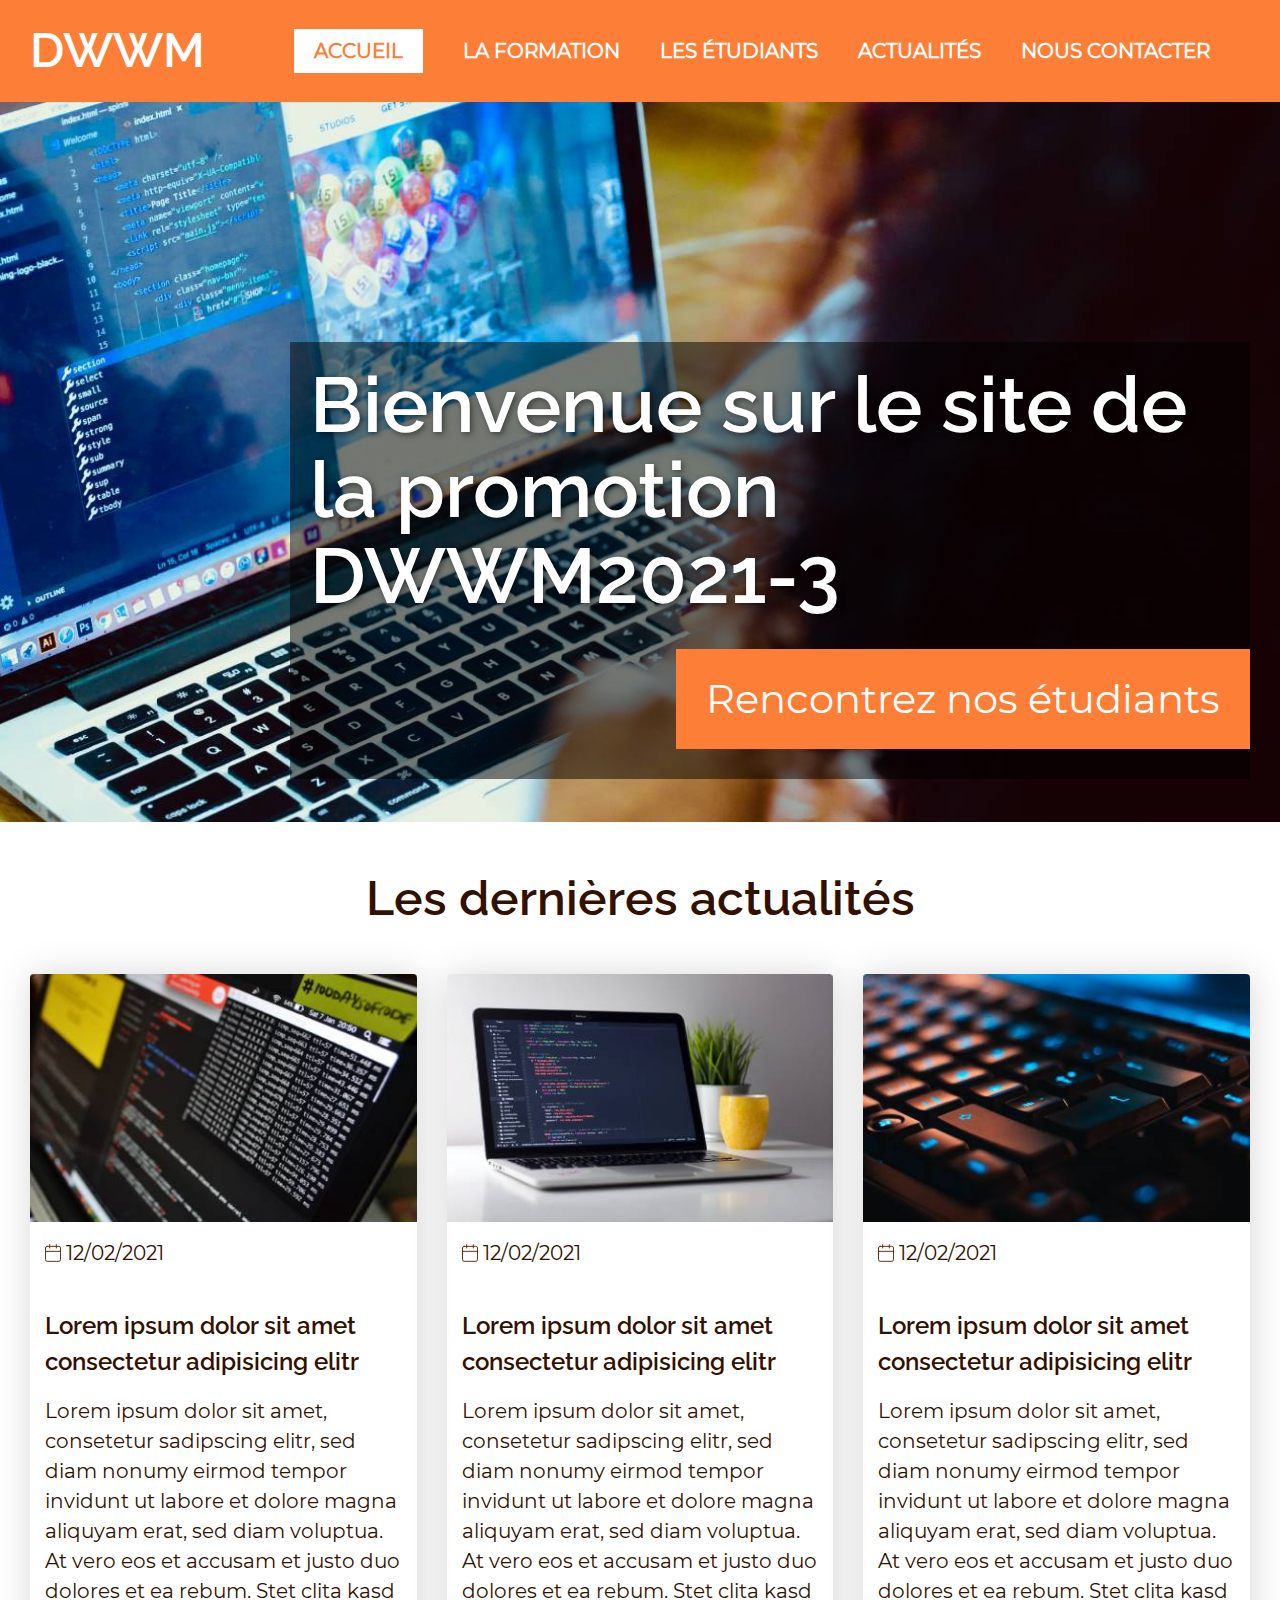
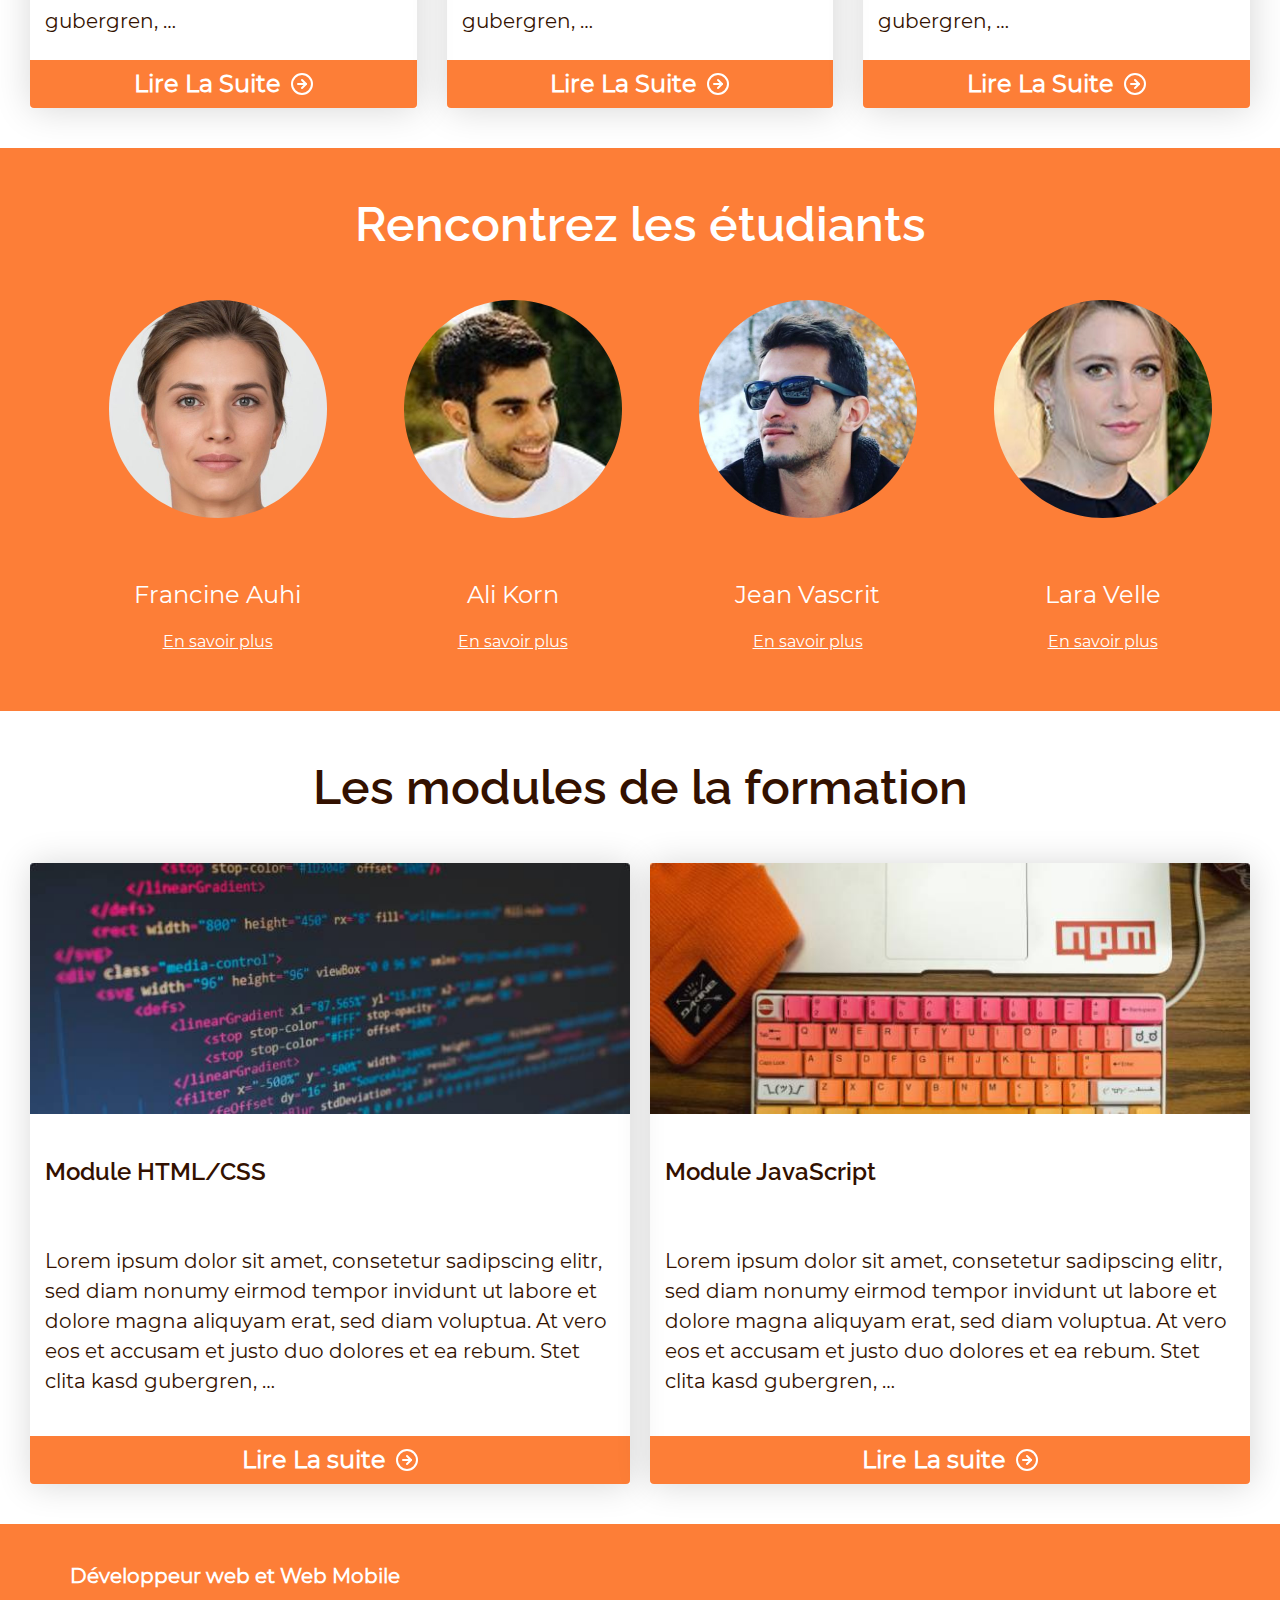
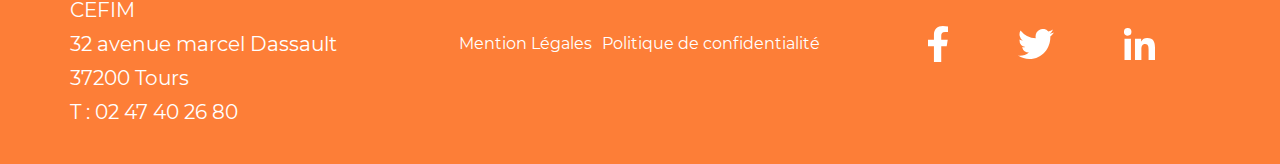
<file: HTML/index.html>
<!DOCTYPE html>
<html lang="fr">

<head>
    <meta charset="UTF-8">
    <meta http-equiv="X-UA-Compatible" content="IE=edge">
    <meta name="viewport" content="width=device-width, initial-scale=1.0">
    <title>DWWM</title>
    <link rel="stylesheet" href="../css/reset.css">
    <link rel="stylesheet" href="../css/helpers.css">
    <link rel="stylesheet" href="../css/style.css">
</head>

<body>
    <header>
        <div class="container">
            <div class="box-header row full jtsb">
                <div>
                    <a href="#" class="title-hover"><p class="title" id="title">dwwm</p></a>
                </div>
                <nav class="row ">
                    <button class="toggle-menu" aria-expanded="false" aria-controls="menu" hidden>
                        <img src="../img/Home-1920/menu.svg" alt="Burger menu icon">
                     </button> 
                    <ul class="menu-list row  algi menu "  id="menu" hidden>
                        <li class="list-items menu-items" id="home"><a href="#" class="menu-link">Accueil</a></li>
                        <li class="list-items menu-items"><a href="la-formation.html" class="menu-link">La formation</a></li>
                        <li class="list-items menu-items"><a href="les-etudiants.html" class="menu-link">Les étudiants</a></li>
                        <li class="list-items menu-items"><a href="les-actualites.html" class="menu-link">Actualités</a></li>
                        <li class="list-items menu-items"><a href="contact.html" class="menu-link">Nous contacter</a></li>
                    </ul>
                </nav>
            </div>
        </div>
    </header>
    <section class="hero">
        <div class="container row">
            <div class="hook row column">
                <h1 class="hook-text">Bienvenue sur le site de la promotion DWWM2021-3</h1>
                <a href="les-etudiants.html"  class="cta">Rencontrez nos étudiants</a>
            </div>
        </div>
    </section>
    <main>
        <div class="container">
            <h2>Les dernières actualités</h2>
            <div class="grid cards">
                <article class="cards-content">
                    <img src="../img/Home-1920/Photo-coding-cmd-result.jpg" class="cards-content-img" alt="photo d'une fenêtre de code sur un ordinateur">
                    <p class="cards-baseline row">
                        <img src="../img/Home-1920/Icone-date.svg" alt="icone date">12/02/2021</p>
                    <h3 class="cards-title">Lorem ipsum dolor sit amet consectetur adipisicing elitr</h3>
                    <p class="cards-text">Lorem ipsum dolor sit amet, consetetur sadipscing elitr, sed diam nonumy eirmod tempor invidunt ut labore et dolore magna aliquyam erat, sed diam voluptua. At vero eos et accusam et justo duo dolores et ea rebum. Stet clita kasd gubergren, …</p>
                    <a href="article.html" class="cards-link row">Lire La Suite <img src="../img/Home-1920/Icon-feather-arrow-right-circle.svg" alt="icone bouton"></a>
                </article>
                <article class="cards-content">
                    <img src="../img/Home-1920/Photo-mac-result.jpg" class="cards-content-img" alt="photo d'un mac">
                    <p class="cards-baseline row">
                        <img src="../img/Home-1920/Icone-date.svg" alt="icone date">12/02/2021</p>
                    <h3 class="cards-title">Lorem ipsum dolor sit amet consectetur adipisicing elitr</h3>
                    <p class="cards-text">Lorem ipsum dolor sit amet, consetetur sadipscing elitr, sed diam nonumy eirmod tempor invidunt ut labore et dolore magna aliquyam erat, sed diam voluptua. At vero eos et accusam et justo duo dolores et ea rebum. Stet clita kasd gubergren, …</p>
                    <a href="article.html" class="cards-link row">Lire La Suite    <img src="../img/Home-1920/Icon-feather-arrow-right-circle.svg" alt="icone bouton"></a>
                </article>
                <article class="cards-content">
                    <img src="../img/Home-1920/Photo-keyboard-closeup-result.jpg" class="cards-content-img" alt="photo d'un clavier de près">
                    <p class="cards-baseline row">
                        <img src="../img/Home-1920/Icone-date.svg" alt="icone date">12/02/2021</p>
                    <h3 class="cards-title">Lorem ipsum dolor sit amet consectetur adipisicing elitr</h3>
                    <p class="cards-text">Lorem ipsum dolor sit amet, consetetur sadipscing elitr, sed diam nonumy eirmod tempor invidunt ut labore et dolore magna aliquyam erat, sed diam voluptua. At vero eos et accusam et justo duo dolores et ea rebum. Stet clita kasd gubergren, …</p>
                    <a href="article.html" class="cards-link row">Lire La Suite <img src="../img/Home-1920/Icon-feather-arrow-right-circle.svg" alt="icone bouton"></a>
                </article>
            </div>
        </div>
    </main>
    <section class="students-section">
        <div class="container">
            <h2>Rencontrez les étudiants</h2>
            <div class="student-box">
                <ul class=" grid students-profiles" >
                    <li class="students row column">
                        <a href="profile.html"><img src="../img/Home-1920/Photo-2.png" srcset="../img/Home-1920/Photo-2@2x.png 2x" alt="photo d'une étudiante"></a>
                        <p class="students-name">Francine Auhi</p>
                        <a href="profile.html">En savoir plus</a>
                    </li>
                    <li class="students row column">
                        <a href="profile.html"><img src="../img/Home-1920/Photo-3.png" srcset="../img/Home-1920/Photo-3@2x.png 2x" alt="photo d'un étudiant"></a>
                        <p class="students-name">Ali Korn</p>
                        <a href="profile.html">En savoir plus</a>
                    </li>
                    <li class="students row column">
                        <a href="profile.html"><img src="../img/Home-1920/Photo-4.png" srcset="../img/Home-1920/Photo-4@2x.png 2x" alt="photo d'un étudiant"></a>
                        <p class="students-name">Jean Vascrit</p>
                        <a href="profile.html">En savoir plus</a>
                    </li>
                    <li class="students row column">
                        <a href="profile.html"><img src="../img/Home-1920/Photo-5.png" srcset="../img/Home-1920/Photo-5@2x.png 2x" alt="photo d'une étudiante"></a>
                        <p class="students-name">Lara Velle</p>
                        <a href="profile.html">En savoir plus</a>
                    </li>
                </ul>
            </div>
        </div>
    </section>
    <section class="modules">
        <div class="container">
            <h2>Les modules de la formation</h2>
            <div class="grid modules-grids">
                <article class="modules-cards">
                    <img src="../img/Home-1920/Photo-result.jpg" alt="photo de lignes de codes">
                    <h3 class="cards-title">Module HTML/CSS</h3>
                    <p class="cards-text">
                        Lorem ipsum dolor sit amet, consetetur sadipscing elitr, sed diam nonumy eirmod tempor invidunt ut labore et dolore magna aliquyam erat, sed diam voluptua. At vero eos et accusam et justo duo dolores et ea rebum. Stet clita kasd gubergren, …
                    </p>
                    <a href="modules.html" class="cards-link row">Lire La suite <img src="../img/Home-1920/Icon-feather-arrow-right-circle.svg" alt="arrow icon button"></a>
                </article>
                <article class="modules-cards">
                    <img src="../img/Home-1920/Photo-keyboard-result.jpg" alt="photo d'un clavier coloré">
                    <h3 class="cards-title">Module JavaScript</h3>
                    <p class="cards-text">
                        Lorem ipsum dolor sit amet, consetetur sadipscing elitr, sed diam nonumy eirmod tempor invidunt ut labore et dolore magna aliquyam erat, sed diam voluptua. At vero eos et accusam et justo duo dolores et ea rebum. Stet clita kasd gubergren, …
                    </p>
                    <a href="modules.html" class="cards-link row">Lire La suite <img src="../img/Home-1920/Icon-feather-arrow-right-circle.svg" alt="arrow icon button"></a>
                </article>
            </div>
        </div>
    </section>
    <footer>
        <div class="container">
            <div class="grid grids-footer">
                <ul class="footer-list row column " >
                    <li class="footer-list-items">
                        <p class="bold">Développeur web et Web Mobile</p>
                    </li>
                    <li class="footer-list-items">
                        <p>CEFIM</p>
                    </li>
                    <li class="footer-list-items">
                        <p>32 avenue marcel Dassault</p>
                    </li>
                    <li class="footer-list-items">
                        <p>37200 Tours</p>
                    </li>
                    <li class="footer-list-items">
                        <a href="tel:+33247402680" id="tel"><p> T : 02 47 40 26 80</p></a>
                    </li>
                </ul>
                <div class="legal-rights row algi talgi">
                    <div class="legal-space row algi talgi">
                        <a href="confidential.html"><p>Mention Légales</p></a>
                        <a href="confidential.html"><p id="space">Politique de confidentialité</p></a>
                    </div>
                </div>
                <ul class="social-media row algi" >
                    <li>
                        <a href="#"><img src="../img/Home-1920/Icon-awesome-facebook-f.svg" alt="icone de facebook"></a>
                    </li>
                    <li>
                        <a href="#"><img src="../img/Home-1920/Icon-awesome-twitter.svg" alt="icone de twitter"></a>
                    </li>
                    <li>
                        <a href="#"><img src="../img/Home-1920/Icon-awesome-linkedin-in.svg" alt="icone de linkedin"></a>
                    </li>
                </ul>
            </div>
        </div>
    </footer>
    <script src="../js/burger-menu.js"></script>
</body>
</html>
</file>
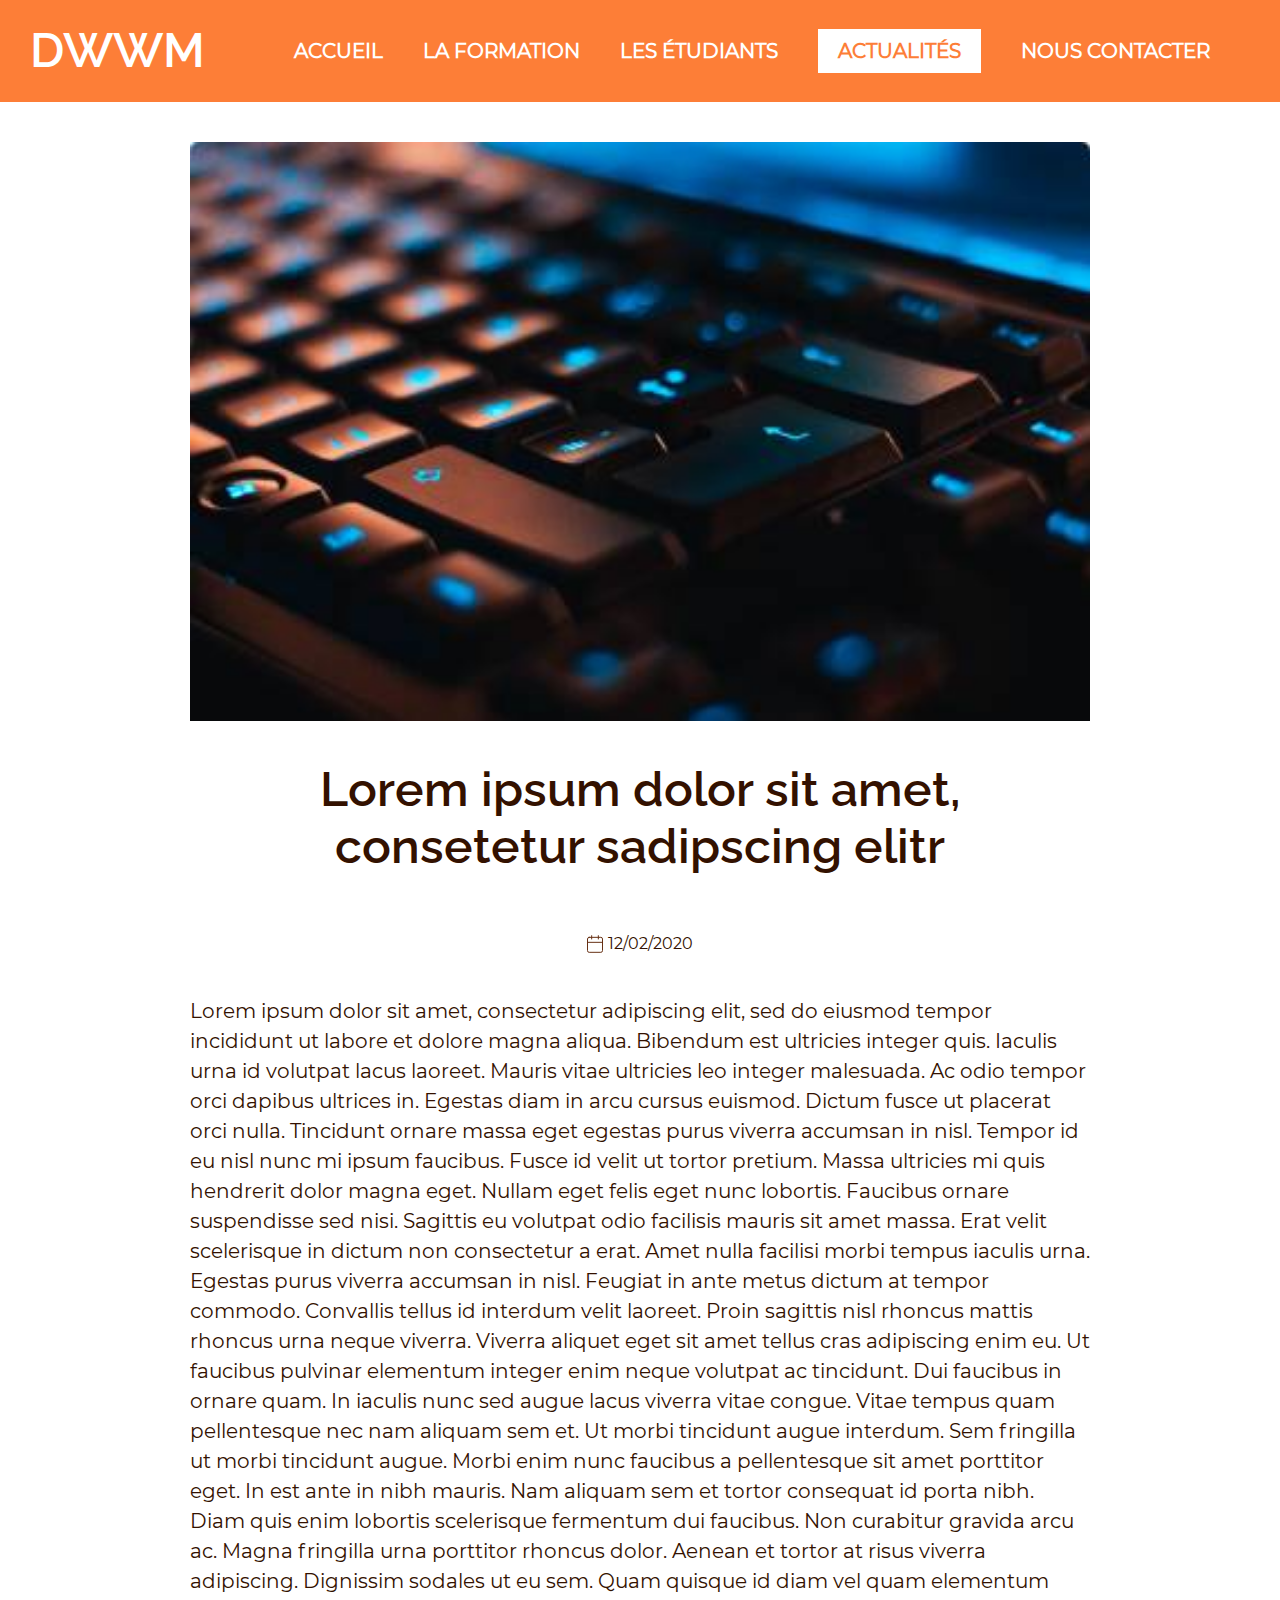
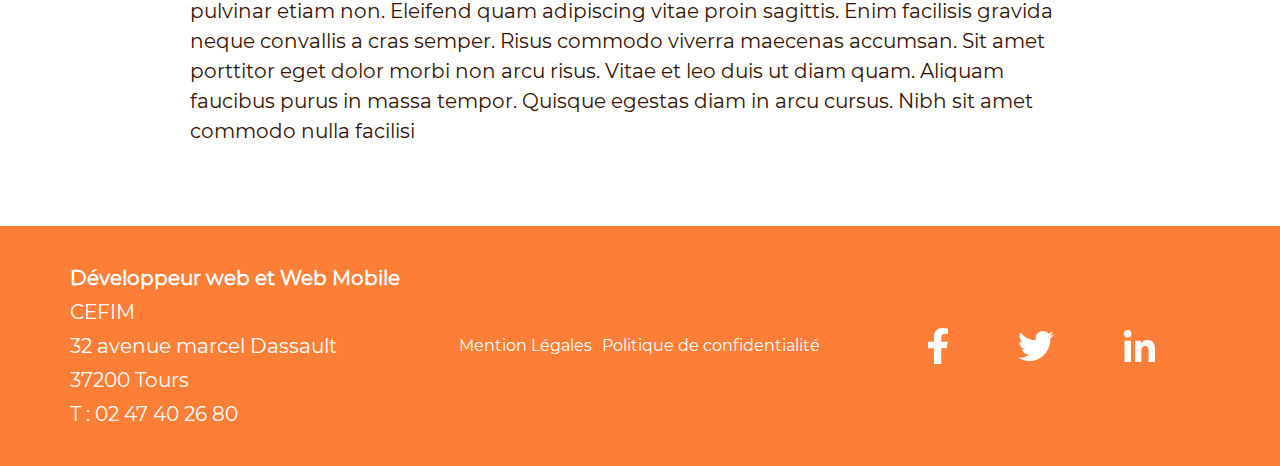
<file: HTML/article.html>
<!DOCTYPE html>
<html lang="fr">

<head>
    <meta charset="UTF-8">
    <meta http-equiv="X-UA-Compatible" content="IE=edge">
    <meta name="viewport" content="width=device-width, initial-scale=1.0">
    <title>Les actualités</title>
    <link rel="stylesheet" href="../css/reset.css">
    <link rel="stylesheet" href="../css/helpers.css">
    <link rel="stylesheet" href="../css/style.css">
</head>

<body>
    <header>
        <div class="container">
            <div class="box-header row full jtsb">
                <div>
                    <a href="index.html" class="title-hover"><p class="title">dwwm</p></a>
                </div>
                <nav class="row" >
                    <button class="toggle-menu" aria-expanded="false" aria-controls="menu" hidden>
                        <img src="../img/Home-1920/menu.svg" alt="Burger menu icon">
                     </button> 
                    <ul class="menu-list row  algi menu"  id="menu" hidden>
                        <li class="list-items menu-items"><a href="index.html" class="menu-link">Accueil</a></li>
                        <li class="list-items menu-items"><a href="la-formation.html" class="menu-link">La formation</a></li>
                        <li class="list-items menu-items"><a href="les-etudiants.html" class="menu-link">Les étudiants</a></li>
                        <li class="list-items menu-items" id="home"><a href="les-actualites.html"  class="menu-link">Actualités</a></li>
                        <li class="list-items menu-items"><a href="contact.html" class="menu-link">Nous contacter</a></li>
                    </ul>
                </nav>
            </div>
        </div>
    </header>
    <main>
        <div class="container">
            <div class="row column container-narrow article">
                <img src="../img/Home-1920/Photo-keyboard-closeup-result.jpg" alt="photo d'un clavier">
                <div class="row column talgi algi article-info">
                    <p class="primary-shadow">Lorem ipsum dolor sit amet, consetetur sadipscing elitr</p>
                    <p class="cards-baseline baseline row"><img src="../img/Home-1920/Icone-date.svg" alt="icone calendrier date">12/02/2020</p>
                </div>
                <p class="text">Lorem ipsum dolor sit amet, consectetur adipiscing elit, sed do eiusmod tempor incididunt ut labore et dolore magna aliqua. Bibendum est ultricies integer quis. Iaculis urna id volutpat lacus laoreet. Mauris vitae ultricies leo integer malesuada. Ac odio tempor orci dapibus ultrices in. Egestas diam in arcu cursus euismod. Dictum fusce ut placerat orci nulla. Tincidunt ornare massa eget egestas purus viverra accumsan in nisl. Tempor id eu nisl nunc mi ipsum faucibus. Fusce id velit ut tortor pretium. Massa ultricies mi quis hendrerit dolor magna eget. Nullam eget felis eget nunc lobortis. Faucibus ornare suspendisse sed nisi. Sagittis eu volutpat odio facilisis mauris sit amet massa. Erat velit scelerisque in dictum non consectetur a erat. Amet nulla facilisi morbi tempus iaculis urna. Egestas purus viverra accumsan in nisl. Feugiat in ante metus dictum at tempor commodo. Convallis tellus id interdum velit laoreet. Proin sagittis nisl rhoncus mattis rhoncus urna neque viverra. Viverra aliquet eget sit amet tellus cras adipiscing enim eu. Ut faucibus pulvinar elementum integer enim neque volutpat ac tincidunt. Dui faucibus in ornare quam. In iaculis nunc sed augue lacus viverra vitae congue. Vitae tempus quam pellentesque nec nam aliquam sem et. Ut morbi tincidunt augue interdum. Sem fringilla ut morbi tincidunt augue. Morbi enim nunc faucibus a pellentesque sit amet porttitor eget. In est ante in nibh mauris. Nam aliquam sem et tortor consequat id porta nibh. Diam quis enim lobortis scelerisque fermentum dui faucibus. Non curabitur gravida arcu ac. Magna fringilla urna porttitor rhoncus dolor. Aenean et tortor at risus viverra adipiscing. Dignissim sodales ut eu sem. Quam quisque id diam vel quam elementum pulvinar etiam non. Eleifend quam adipiscing vitae proin sagittis. Enim facilisis gravida neque convallis a cras semper. Risus commodo viverra maecenas accumsan. Sit amet porttitor eget dolor morbi non arcu risus. Vitae et leo duis ut diam quam. Aliquam faucibus purus in massa tempor. Quisque egestas diam in arcu cursus. Nibh sit amet commodo nulla facilisi</p>
            </div>
        </div>
    </main>
    <footer>
        <div class="container">
            <div class="grid grids-footer">
                <ul class="footer-list row column " >
                    <li class="footer-list-items">
                        <p class="bold">Développeur web et Web Mobile</p>
                    </li>
                    <li class="footer-list-items">
                        <p>CEFIM</p>
                    </li>
                    <li class="footer-list-items">
                        <p>32 avenue marcel Dassault</p>
                    </li>
                    <li class="footer-list-items">
                        <p>37200 Tours</p>
                    </li>
                    <li class="footer-list-items">
                        <a href="tel:+33247402680" id="tel"><p> T : 02 47 40 26 80</p></a>
                    </li>
                </ul>
                <div class="legal-rights row algi talgi">
                    <div class="legal-space row algi talgi">
                        <a href="confidential.html"><p>Mention Légales</p></a>
                        <a href="confidential.html"><p id="space">Politique de confidentialité</p></a>
                    </div>
                </div>
                <ul class="social-media row algi" >
                    <li>
                        <a href="#"><img src="../img/Home-1920/Icon-awesome-facebook-f.svg" alt="icone de facebook"></a>
                    </li>
                    <li>
                        <a href="#"><img src="../img/Home-1920/Icon-awesome-twitter.svg" alt="icone de twitter"></a>
                    </li>
                    <li>
                        <a href="#"><img src="../img/Home-1920/Icon-awesome-linkedin-in.svg" alt="icone de li nkedin"></a>
                    </li>
                </ul>
            </div>
        </div>
    </footer>
    <script src="../js/burger-menu.js"></script>

</body>
</html>
</file>
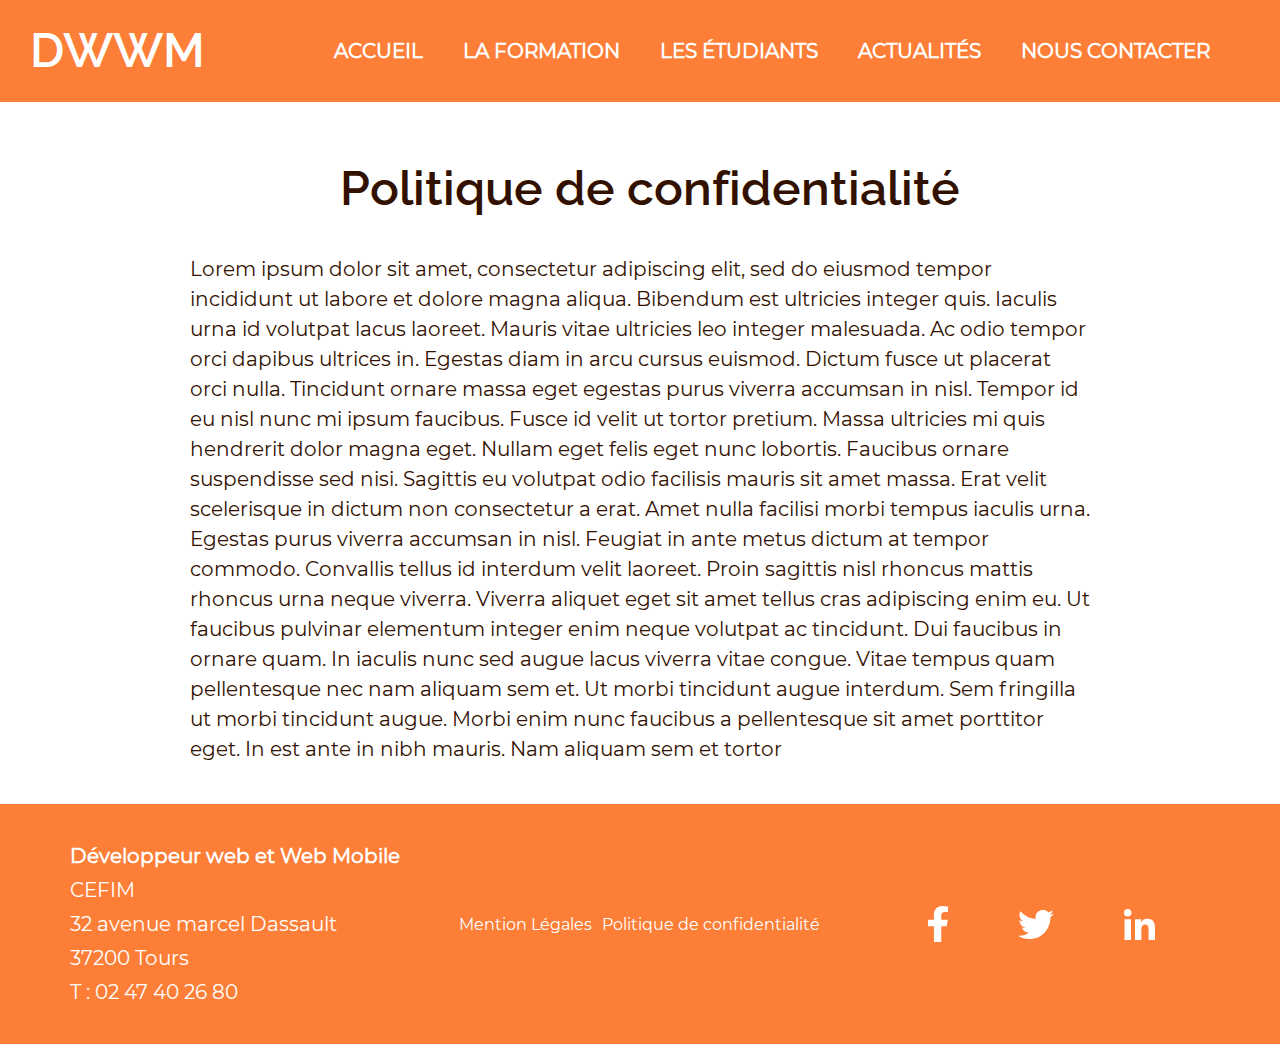
<file: HTML/confidential.html>
<!DOCTYPE html>
<html lang="fr">

<head>
    <meta charset="UTF-8">
    <meta http-equiv="X-UA-Compatible" content="IE=edge">
    <meta name="viewport" content="width=device-width, initial-scale=1.0">
    <title>Politique de confidentialité</title>
    <link rel="stylesheet" href="../css/reset.css">
    <link rel="stylesheet" href="../css/helpers.css">
    <link rel="stylesheet" href="../css/style.css">
</head>

<body>
    <header>
        <div class="container">
            <div class="box-header row full jtsb">
                <div>
                    <a href="index.html" class="title-hover"><p class="title">dwwm</p></a>
                </div>
                <nav class="row ">
                    <button class="toggle-menu" aria-expanded="false" aria-controls="menu" hidden>
                        <img src="../img/Home-1920/menu.svg" alt="Burger menu icon">
                    </button> 
                    <ul class="menu-list row  algi menu "  id="menu" hidden>
                        <li class="list-items menu-items"><a href="index.html" class="menu-link">Accueil</a></li>
                        <li class="list-items menu-items"><a href="la-formation.html" class="menu-link">La formation</a></li>
                        <li class="list-items menu-items"><a href="les-etudiants.html" class="menu-link">Les étudiants</a></li>
                        <li class="list-items menu-items"><a href="les-actualites.html" class="menu-link">Actualités</a></li>
                        <li class="list-items menu-items"><a href="contact.html" class="menu-link">Nous contacter</a></li>
                    </ul>
                </nav>
            </div>
        </div>
    </header>
    <main>
        <div class="container-narrow">
            <h1 class="primary-shadow">Politique de confidentialité</h1>
            <p class="text">Lorem ipsum dolor sit amet, consectetur adipiscing elit, sed do eiusmod tempor incididunt ut labore et dolore magna aliqua. Bibendum est ultricies integer quis. Iaculis urna id volutpat lacus laoreet. Mauris vitae ultricies leo integer malesuada. Ac odio tempor orci dapibus ultrices in. Egestas diam in arcu cursus euismod. Dictum fusce ut placerat orci nulla. Tincidunt ornare massa eget egestas purus viverra accumsan in nisl. Tempor id eu nisl nunc mi ipsum faucibus. Fusce id velit ut tortor pretium. Massa ultricies mi quis hendrerit dolor magna eget. Nullam eget felis eget nunc lobortis. Faucibus ornare suspendisse sed nisi. Sagittis eu volutpat odio facilisis mauris sit amet massa. Erat velit scelerisque in dictum non consectetur a erat. Amet nulla facilisi morbi tempus iaculis urna. Egestas purus viverra accumsan in nisl. Feugiat in ante metus dictum at tempor commodo. Convallis tellus id interdum velit laoreet. Proin sagittis nisl rhoncus mattis rhoncus urna neque viverra. Viverra aliquet eget sit amet tellus cras adipiscing enim eu. Ut faucibus pulvinar elementum integer enim neque volutpat ac tincidunt. Dui faucibus in ornare quam. In iaculis nunc sed augue lacus viverra vitae congue. Vitae tempus quam pellentesque nec nam aliquam sem et. Ut morbi tincidunt augue interdum. Sem fringilla ut morbi tincidunt augue. Morbi enim nunc faucibus a pellentesque sit amet porttitor eget. In est ante in nibh mauris. Nam aliquam sem et tortor</p>
        </div>
    </main>
    <footer>
        <div class="container">
            <div class="grid grids-footer">
                <ul class="footer-list row column " >
                    <li class="footer-list-items">
                        <p class="bold">Développeur web et Web Mobile</p>
                    </li>
                    <li class="footer-list-items">
                        <p>CEFIM</p>
                    </li>
                    <li class="footer-list-items">
                        <p>32 avenue marcel Dassault</p>
                    </li>
                    <li class="footer-list-items">
                        <p>37200 Tours</p>
                    </li>
                    <li class="footer-list-items">
                        <a href="tel:+33247402680" id="tel"><p> T : 02 47 40 26 80</p></a>
                    </li>
                </ul>
                <div class="legal-rights row algi talgi">
                    <div class="legal-space row algi talgi">
                        <a href="#"><p>Mention Légales</p></a>
                        <a href="#"><p id="space">Politique de confidentialité</p></a>
                    </div>
                </div>
                <ul class="social-media row algi" >
                    <li>
                        <a href="#"><img src="../img/Home-1920/Icon-awesome-facebook-f.svg" alt="icone de facebook"></a>
                    </li>
                    <li>
                        <a href="#"><img src="../img/Home-1920/Icon-awesome-twitter.svg" alt="icone de twitter"></a>
                    </li>
                    <li>
                        <a href="#"><img src="../img/Home-1920/Icon-awesome-linkedin-in.svg" alt="icone de li nkedin"></a>
                    </li>
                </ul>
            </div>
        </div>
    </footer>
    <script src="../js/burger-menu.js"></script>
</body>
</html>
</file>
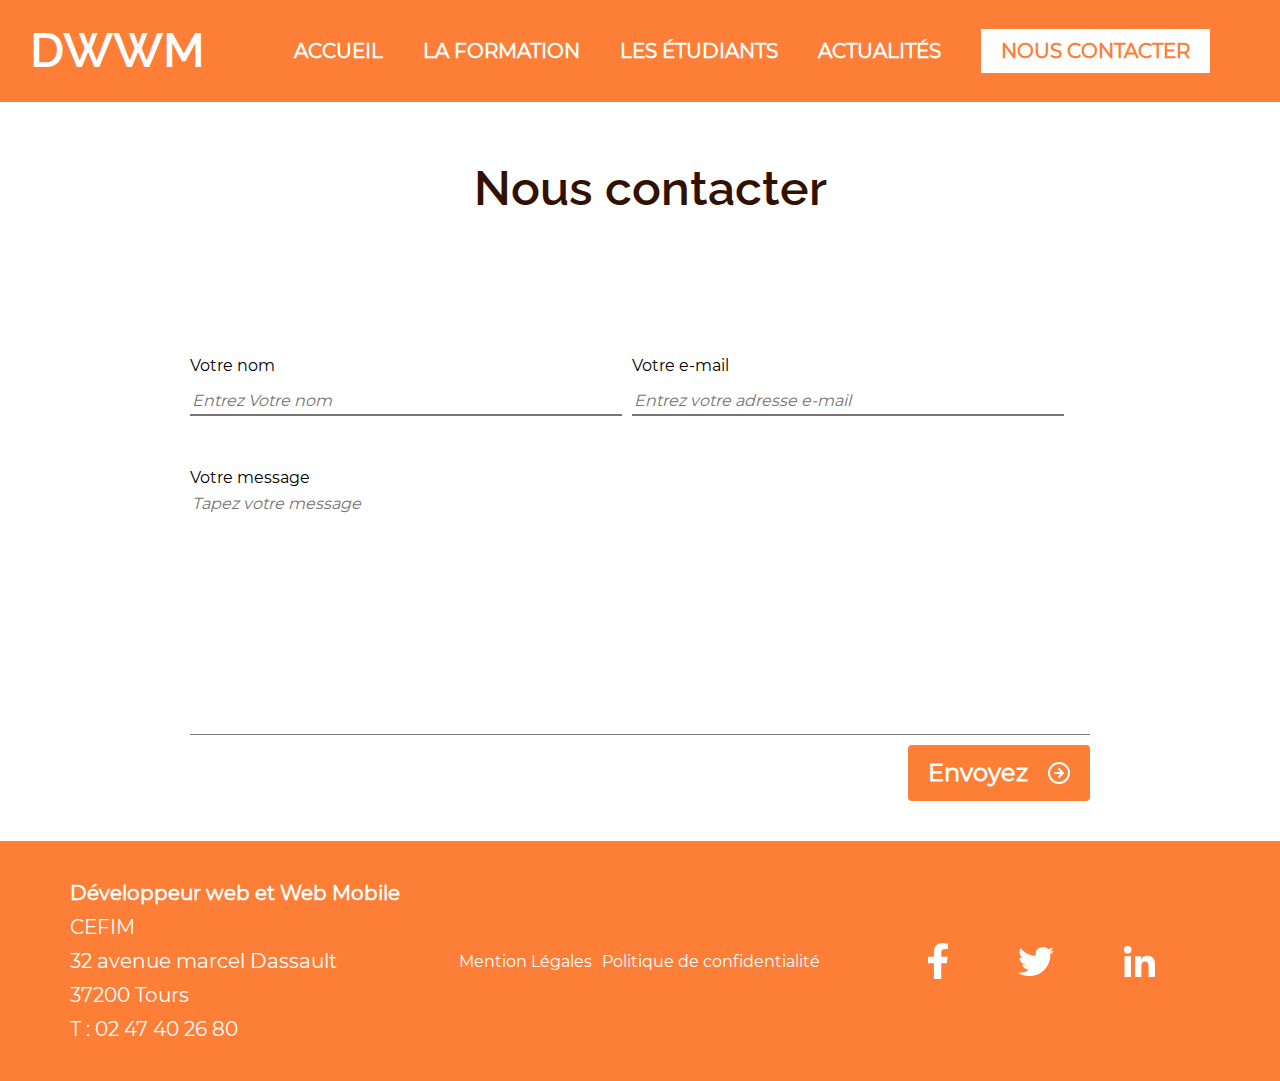
<file: HTML/contact.html>
<!DOCTYPE html>
<html lang="fr">

<head>
    <meta charset="UTF-8">
    <meta http-equiv="X-UA-Compatible" content="IE=edge">
    <meta name="viewport" content="width=device-width, initial-scale=1.0">
    <title>Contactez-nous</title>
    <link rel="stylesheet" href="../css/reset.css">
    <link rel="stylesheet" href="../css/helpers.css">
    <link rel="stylesheet" href="../css/style.css">
</head>

<body>
    <header>
        <div class="container">
            <div class="box-header row full jtsb">
                <div>
                    <a href="index.html" class="title-hover"><p class="title">dwwm</p></a>
                </div>
                <nav class="row ">
                    <button class="toggle-menu" aria-expanded="false" aria-controls="menu" hidden>
                        <img src="../img/Home-1920/menu.svg" alt="Burger menu icon">
                     </button> 
                    <ul class="menu-list row  algi menu "  id="menu" hidden>
                        <li class="list-items menu-items"><a href="index.html" class="menu-link">Accueil</a></li>
                        <li class="list-items menu-items"><a href="la-formation.html" class="menu-link">La formation</a></li>
                        <li class="list-items menu-items"><a href="les-etudiants.html" class="menu-link">Les étudiants</a></li>
                        <li class="list-items menu-items"><a href="les-actualites.html" class="menu-link">Actualités</a></li>
                        <li class="list-items menu-items" id="home"><a href="#" class="menu-link">Nous contacter</a></li>
                    </ul>
                </nav>
            </div>
        </div>
    </header>
    <main>
        <div class="container-narrow">
            <h1 class="primary-shadow">Nous contacter</h1>
            <form action="#" class="row column">
                <div class="row jtsb inputs">
                    <div class="row column">
                        <label for="nom">Votre nom</label>
                        <input type="text" name="nom" id="nom" placeholder="Entrez Votre nom" class="">
                    </div>
                    <div class="row column">
                        <label for="email">Votre e-mail</label>
                        <input type="email" name="mail" id="email" placeholder="Entrez votre adresse e-mail" class="">
                    </div>
                </div>
                <label for="message">Votre message</label>
                <textarea name="message" id="message" cols="30" rows="10" placeholder="Tapez votre message"></textarea>
                <div class="submit-btn row">
                    <button type="submit" class="row">Envoyez <img src="../img/Home-1920/Icon-feather-arrow-right-circle.svg" alt="right arrow icon"></button>
                </div>
            </form>
        </div>
    </main>
    <footer>
        <div class="container">
            <div class="grid grids-footer">
                <ul class="footer-list row column " >
                    <li class="footer-list-items">
                        <p class="bold">Développeur web et Web Mobile</p>
                    </li>
                    <li class="footer-list-items">
                        <p>CEFIM</p>
                    </li>
                    <li class="footer-list-items">
                        <p>32 avenue marcel Dassault</p>
                    </li>
                    <li class="footer-list-items">
                        <p>37200 Tours</p>
                    </li>
                    <li class="footer-list-items">
                        <a href="tel:+33247402680" id="tel"><p> T : 02 47 40 26 80</p></a>
                    </li>
                </ul>
                <div class="legal-rights row algi talgi">
                    <div class="legal-space row algi talgi">
                        <a href="confidential.html"><p>Mention Légales</p></a>
                        <a href="confidential.html"><p id="space">Politique de confidentialité</p></a>
                    </div>
                </div>
                <ul class="social-media row algi" >
                    <li>
                        <a href="#"><img src="../img/Home-1920/Icon-awesome-facebook-f.svg" alt="icone de facebook"></a>
                    </li>
                    <li>
                        <a href="#"><img src="../img/Home-1920/Icon-awesome-twitter.svg" alt="icone de twitter"></a>
                    </li>
                    <li>
                        <a href="#"><img src="../img/Home-1920/Icon-awesome-linkedin-in.svg" alt="icone de linkedin"></a>
                    </li>
                </ul>
            </div>
        </div>
    </footer>
    <script src="../js/burger-menu.js"></script>

</body>
</html>
</file>
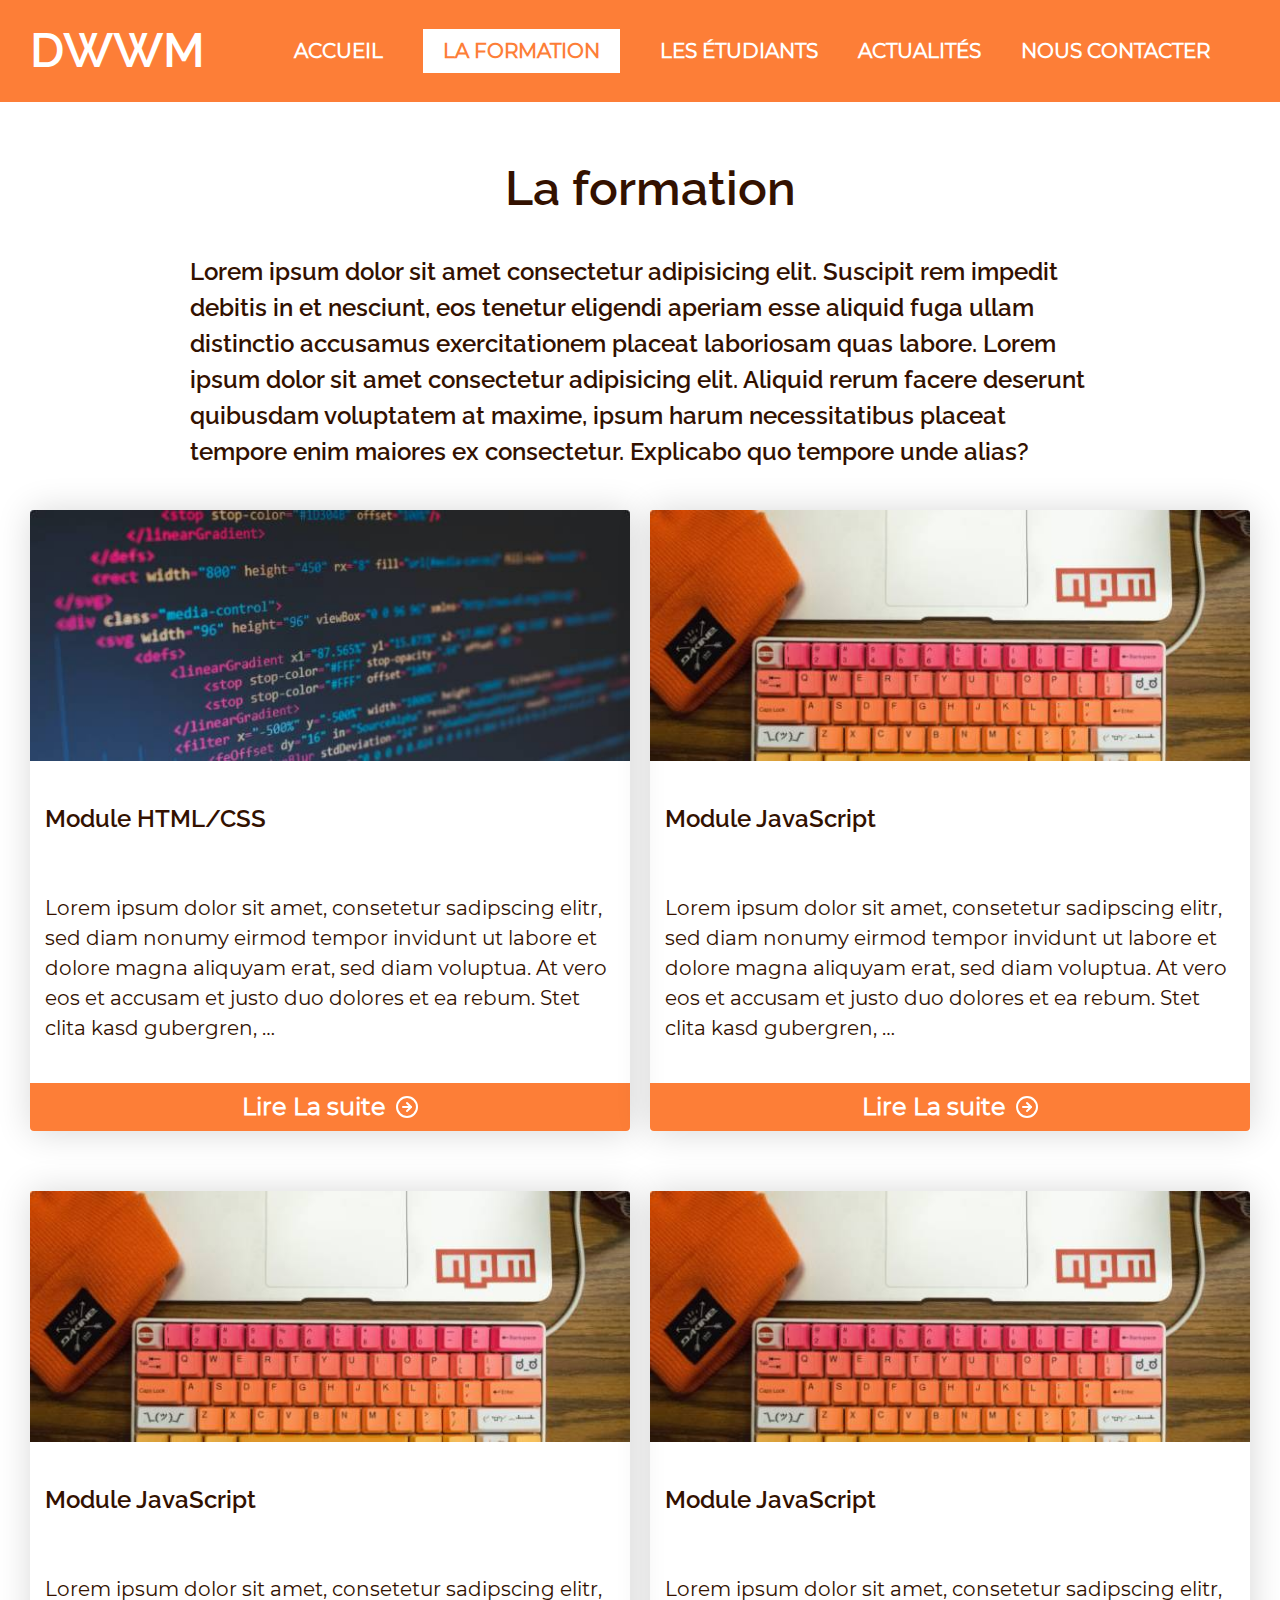
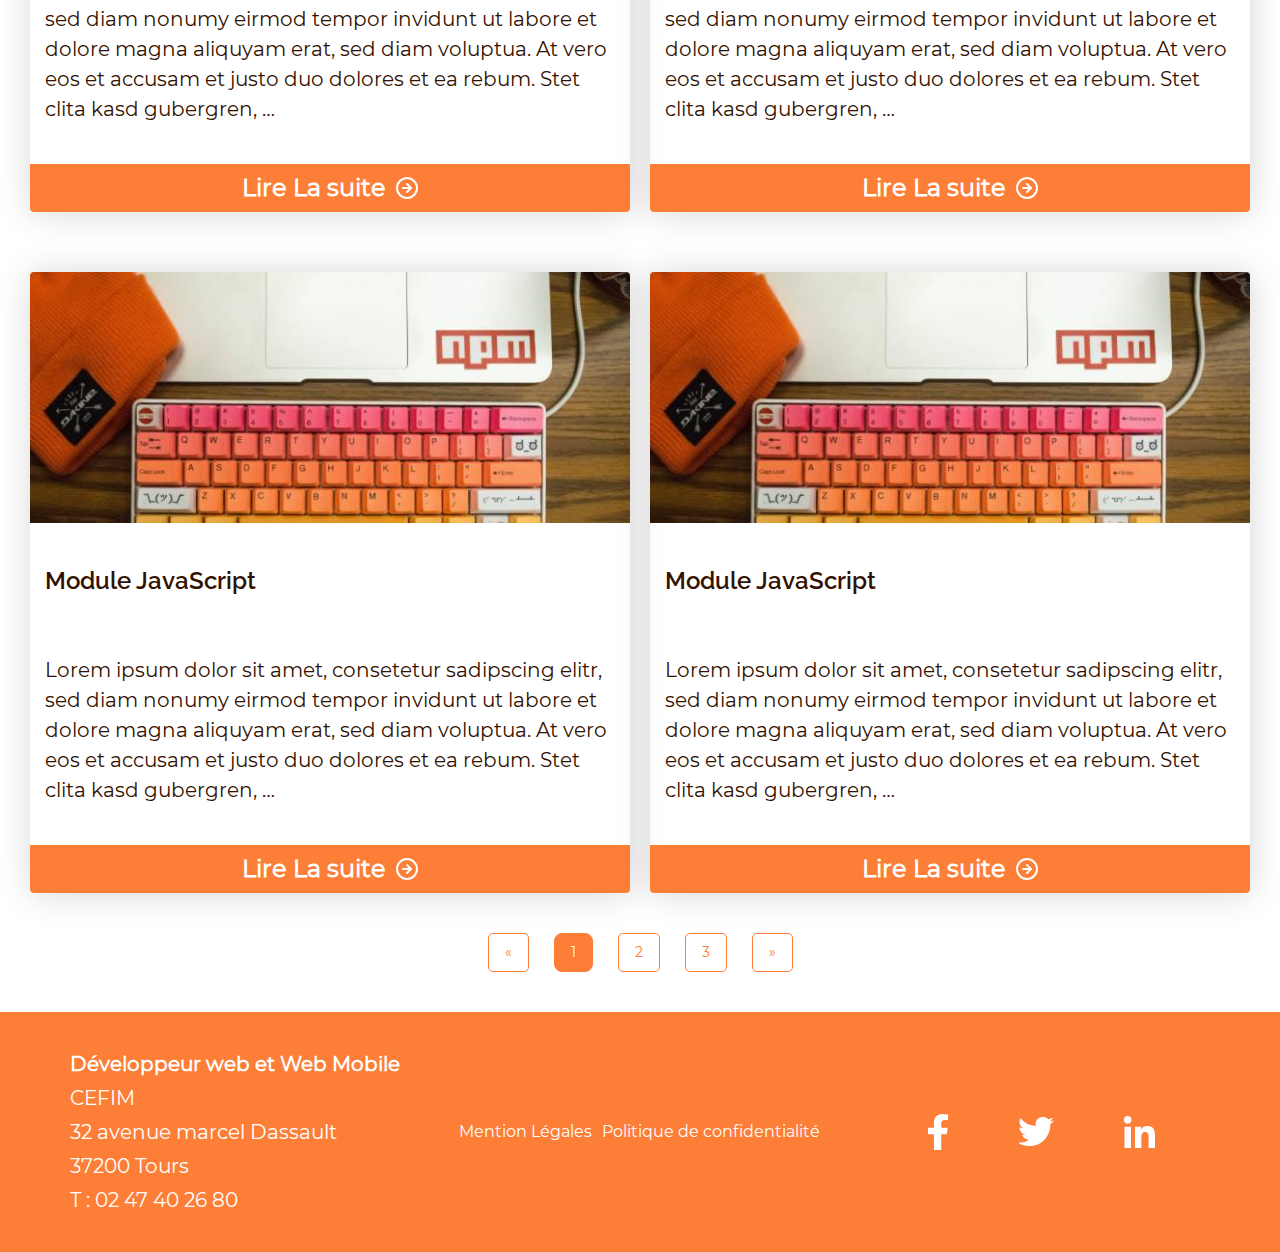
<file: HTML/la-formation.html>
<!DOCTYPE html>
<html lang="fr">

<head>
    <meta charset="UTF-8">
    <meta http-equiv="X-UA-Compatible" content="IE=edge">
    <meta name="viewport" content="width=device-width, initial-scale=1.0">
    <title>La Formation</title>
    <link rel="stylesheet" href="../css/reset.css">
    <link rel="stylesheet" href="../css/helpers.css">
    <link rel="stylesheet" href="../css/style.css">
</head>

<body>
    <header>
        <div class="container">
            <div class="box-header row full jtsb">
                <div>
                    <a href="index.html" class="title-hover"><p class="title">dwwm</p></a>
                </div>
                <nav class="row">
                    <button class="toggle-menu" aria-expanded="false" aria-controls="menu" hidden></button> 
                    <ul class="menu-list row  algi menu "  id="menu" hidden>
                        <li class="list-items menu-items"><a href="index.html" class="menu-link">Accueil</a></li>
                        <li class="list-items menu-items" id="home"><a href="#" class="menu-link">La formation</a></li>
                        <li class="list-items menu-items"><a href="les-etudiants.html" class="menu-link">Les étudiants</a></li>
                        <li class="list-items menu-items"><a href="les-actualites.html" class="menu-link">Actualités</a></li>
                        <li class="list-items menu-items"><a href="contact.html" class="menu-link">Nous contacter</a></li>
                    </ul>
                </nav>
            </div>
        </div>
    </header>
    <main>
        <div class="container row column">
            <div class="container-narrow">
                <h1 class="talgi primary-shadow">La formation</h1>
                <p class="text-page-bis">Lorem ipsum dolor sit amet consectetur adipisicing elit. Suscipit rem impedit debitis in et nesciunt, eos tenetur eligendi aperiam esse aliquid fuga ullam distinctio accusamus exercitationem placeat laboriosam quas labore. Lorem ipsum dolor sit amet consectetur adipisicing elit. Aliquid rerum facere deserunt quibusdam voluptatem at maxime, ipsum harum necessitatibus placeat tempore enim maiores ex consectetur. Explicabo quo tempore unde alias?</p>
            </div>
            <div class="grid modules-grids">
                <article class="modules-cards">
                    <img src="../img/Home-1920/Photo-result.jpg" alt="photo de lignes de codes">
                    <h3 class="cards-title">Module HTML/CSS</h3>
                    <p class="cards-text">
                        Lorem ipsum dolor sit amet, consetetur sadipscing elitr, sed diam nonumy eirmod tempor invidunt ut labore et dolore magna aliquyam erat, sed diam voluptua. At vero eos et accusam et justo duo dolores et ea rebum. Stet clita kasd gubergren, …
                    </p>
                    <a href="modules.html" class="cards-link row">Lire La suite <img src="../img/Home-1920/Icon-feather-arrow-right-circle.svg" alt="arrow icon button"></a>
                </article>
                <article class="modules-cards">
                    <img src="../img/Home-1920/Photo-keyboard-result.jpg" alt="photo d'un clavier coloré">
                    <h3 class="cards-title">Module JavaScript</h3>
                    <p class="cards-text">
                        Lorem ipsum dolor sit amet, consetetur sadipscing elitr, sed diam nonumy eirmod tempor invidunt ut labore et dolore magna aliquyam erat, sed diam voluptua. At vero eos et accusam et justo duo dolores et ea rebum. Stet clita kasd gubergren, …
                    </p>
                    <a href="modules.html" class="cards-link row">Lire La suite <img src="../img/Home-1920/Icon-feather-arrow-right-circle.svg" alt="arrow icon button"></a>
                </article>
                <article class="modules-cards">
                    <img src="../img/Home-1920/Photo-keyboard-result.jpg" alt="photo d'un clavier coloré">
                    <h3 class="cards-title">Module JavaScript</h3>
                    <p class="cards-text">
                        Lorem ipsum dolor sit amet, consetetur sadipscing elitr, sed diam nonumy eirmod tempor invidunt ut labore et dolore magna aliquyam erat, sed diam voluptua. At vero eos et accusam et justo duo dolores et ea rebum. Stet clita kasd gubergren, …
                    </p>
                    <a href="modules.html" class="cards-link row">Lire La suite <img src="../img/Home-1920/Icon-feather-arrow-right-circle.svg" alt="arrow icon button"></a>
                </article>
                <article class="modules-cards">
                    <img src="../img/Home-1920/Photo-keyboard-result.jpg" alt="photo d'un clavier coloré">
                    <h3 class="cards-title">Module JavaScript</h3>
                    <p class="cards-text">
                        Lorem ipsum dolor sit amet, consetetur sadipscing elitr, sed diam nonumy eirmod tempor invidunt ut labore et dolore magna aliquyam erat, sed diam voluptua. At vero eos et accusam et justo duo dolores et ea rebum. Stet clita kasd gubergren, …
                    </p>
                    <a href="modules.html" class="cards-link row">Lire La suite <img src="../img/Home-1920/Icon-feather-arrow-right-circle.svg" alt="arrow icon button"></a>
                </article>
                <article class="modules-cards">
                    <img src="../img/Home-1920/Photo-keyboard-result.jpg" alt="photo d'un clavier coloré">
                    <h3 class="cards-title">Module JavaScript</h3>
                    <p class="cards-text">
                        Lorem ipsum dolor sit amet, consetetur sadipscing elitr, sed diam nonumy eirmod tempor invidunt ut labore et dolore magna aliquyam erat, sed diam voluptua. At vero eos et accusam et justo duo dolores et ea rebum. Stet clita kasd gubergren, …
                    </p>
                    <a href="modules.html" class="cards-link row">Lire La suite <img src="../img/Home-1920/Icon-feather-arrow-right-circle.svg" alt="arrow icon button"></a>
                </article>
                <article class="modules-cards">
                    <img src="../img/Home-1920/Photo-keyboard-result.jpg" alt="photo d'un clavier coloré">
                    <h3 class="cards-title">Module JavaScript</h3>
                    <p class="cards-text">
                        Lorem ipsum dolor sit amet, consetetur sadipscing elitr, sed diam nonumy eirmod tempor invidunt ut labore et dolore magna aliquyam erat, sed diam voluptua. At vero eos et accusam et justo duo dolores et ea rebum. Stet clita kasd gubergren, …   
                    </p>
                    <a href="modules.html" class="cards-link row">Lire La suite <img src="../img/Home-1920/Icon-feather-arrow-right-circle.svg" alt="arrow icon button"></a>
                </article>
            </div>
            <div class="pagination row jtcn">
                <a href="#">&laquo;</a>
                <a  class="active" href="#">1</a>
                <a href="#">2</a>
                <a href="#">3</a>
                <a href="#">&raquo;</a>
              </div> 
        </div>
    </main>
    <footer>
        <div class="container">
            <div class="grid grids-footer">
                <ul class="footer-list row column " >
                    <li class="footer-list-items">
                        <p class="bold">Développeur web et Web Mobile</p>
                    </li>
                    <li class="footer-list-items">
                        <p>CEFIM</p>
                    </li>
                    <li class="footer-list-items">
                        <p>32 avenue marcel Dassault</p>
                    </li>
                    <li class="footer-list-items">
                        <p>37200 Tours</p>
                    </li>
                    <li class="footer-list-items">
                        <a href="tel:+33247402680" id="tel"><p> T : 02 47 40 26 80</p></a>
                    </li>
                </ul>
                <div class="legal-rights row algi talgi">
                    <div class="legal-space row algi talgi">
                        <a href="confidential.html"><p>Mention Légales</p></a>
                        <a href="confidential.html"><p id="space">Politique de confidentialité</p></a>
                    </div>
                </div>
                <ul class="social-media row algi" >
                    <li>
                        <a href="#"><img src="../img/Home-1920/Icon-awesome-facebook-f.svg" alt="icone de facebook"></a>
                    </li>
                    <li>
                        <a href="#"><img src="../img/Home-1920/Icon-awesome-twitter.svg" alt="icone de twitter"></a>
                    </li>
                    <li>
                        <a href="#"><img src="../img/Home-1920/Icon-awesome-linkedin-in.svg" alt="icone de linkedin"></a>
                    </li>
                </ul>
            </div>
        </div>
    </footer>

    <script src="../js/burger-menu.js"></script>
</body>
</html>
</file>
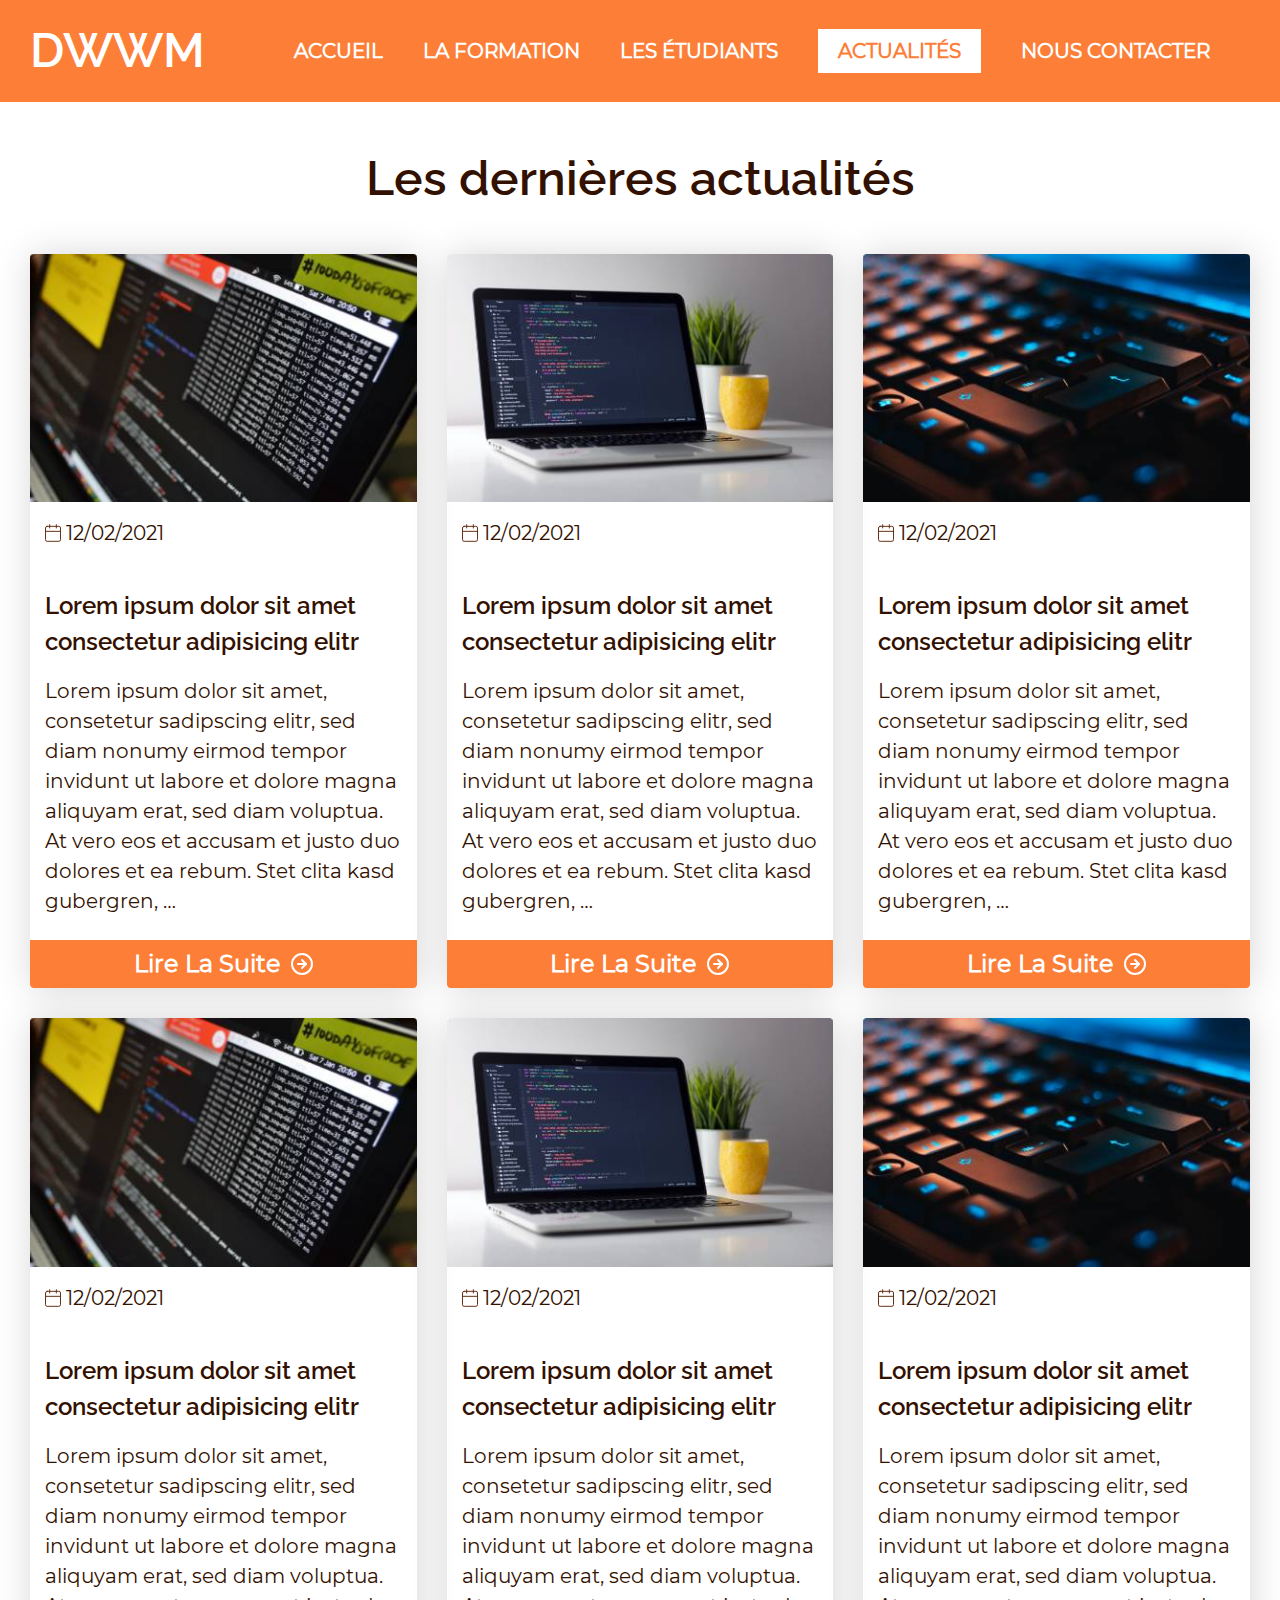
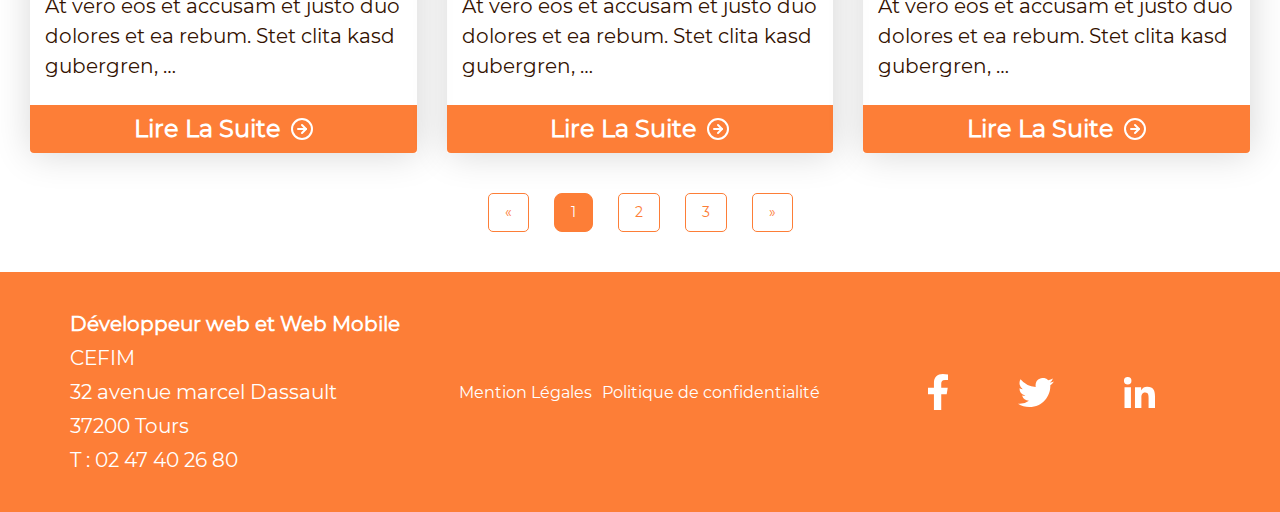
<file: HTML/les-actualites.html>
<!DOCTYPE html>
<html lang="fr">

<head>
    <meta charset="UTF-8">
    <meta http-equiv="X-UA-Compatible" content="IE=edge">
    <meta name="viewport" content="width=device-width, initial-scale=1.0">
    <title>Les actualités</title>
    <link rel="stylesheet" href="../css/reset.css">
    <link rel="stylesheet" href="../css/helpers.css">
    <link rel="stylesheet" href="../css/style.css">
</head>

<body>
    <header>
        <div class="container">
            <div class="box-header row full jtsb">
                <div>
                    <a href="index.html" class="title-hover"><p class="title">dwwm</p></a>
                </div>
                <nav class="row ">
                    <button class="toggle-menu" aria-expanded="false" aria-controls="menu" hidden>
                        <img src="../img/Home-1920/menu.svg" alt="Burger menu icon">
                     </button> 
                    <ul class="menu-list row  algi menu "  id="menu" hidden>
                        <li class="list-items menu-items"><a href="index.html" class="menu-link">Accueil</a></li>
                        <li class="list-items menu-items"><a href="la-formation.html" class="menu-link">La formation</a></li>
                        <li class="list-items menu-items"><a href="les-etudiants.html" class="menu-link">Les étudiants</a></li>
                        <li class="list-items menu-items" id="home"><a href="#" class="menu-link">Actualités</a></li>
                        <li class="list-items menu-items"><a href="contact.html" class="menu-link">Nous contacter</a></li>
                    </ul>
                </nav>
            </div>
        </div>
    </header>
    <main>
        <div class="container">
            <h2>Les dernières actualités</h2>
            <div class="grid cards">
                <article class="cards-content">
                    <img src="../img/Home-1920/Photo-coding-cmd-result.jpg" class="cards-content-img" alt="photo d'une fenêtre de code sur un ordinateur">
                    <p class="cards-baseline row">
                        <img src="../img/Home-1920/Icone-date.svg" alt="icone date">12/02/2021</p>
                    <h3 class="cards-title">Lorem ipsum dolor sit amet consectetur adipisicing elitr</h3>
                    <p class="cards-text">Lorem ipsum dolor sit amet, consetetur sadipscing elitr, sed diam nonumy eirmod tempor invidunt ut labore et dolore magna aliquyam erat, sed diam voluptua. At vero eos et accusam et justo duo dolores et ea rebum. Stet clita kasd gubergren, …</p>
                    <a href="article.html" class="cards-link row">Lire La Suite <img src="../img/Home-1920/Icon-feather-arrow-right-circle.svg" alt="icone bouton"></a>
                </article>
                <article class="cards-content">
                    <img src="../img/Home-1920/Photo-mac-result.jpg" class="cards-content-img" alt="photo d'un mac">
                    <p class="cards-baseline row">
                        <img src="../img/Home-1920/Icone-date.svg" alt="icone date">12/02/2021</p>
                    <h3 class="cards-title">Lorem ipsum dolor sit amet consectetur adipisicing elitr</h3>
                    <p class="cards-text">Lorem ipsum dolor sit amet, consetetur sadipscing elitr, sed diam nonumy eirmod tempor invidunt ut labore et dolore magna aliquyam erat, sed diam voluptua. At vero eos et accusam et justo duo dolores et ea rebum. Stet clita kasd gubergren, …</p>
                    <a href="article.html" class="cards-link row">Lire La Suite    <img src="../img/Home-1920/Icon-feather-arrow-right-circle.svg" alt="icone bouton"></a>
                </article>
                <article class="cards-content">
                    <img src="../img/Home-1920/Photo-keyboard-closeup-result.jpg" class="cards-content-img" alt="photo d'un clavier de près">
                    <p class="cards-baseline row">
                        <img src="../img/Home-1920/Icone-date.svg" alt="icone date">12/02/2021</p>
                    <h3 class="cards-title">Lorem ipsum dolor sit amet consectetur adipisicing elitr</h3>
                    <p class="cards-text">Lorem ipsum dolor sit amet, consetetur sadipscing elitr, sed diam nonumy eirmod tempor invidunt ut labore et dolore magna aliquyam erat, sed diam voluptua. At vero eos et accusam et justo duo dolores et ea rebum. Stet clita kasd gubergren, …</p>
                    <a href="article.html" class="cards-link row">Lire La Suite <img src="../img/Home-1920/Icon-feather-arrow-right-circle.svg" alt="icone bouton"></a>
                </article>
                <article class="cards-content">
                    <img src="../img/Home-1920/Photo-coding-cmd-result.jpg" class="cards-content-img" alt="photo d'une fenêtre de code sur un ordinateur">
                    <p class="cards-baseline row">
                        <img src="../img/Home-1920/Icone-date.svg" alt="icone date">12/02/2021</p>
                    <h3 class="cards-title">Lorem ipsum dolor sit amet consectetur adipisicing elitr</h3>
                    <p class="cards-text">Lorem ipsum dolor sit amet, consetetur sadipscing elitr, sed diam nonumy eirmod tempor invidunt ut labore et dolore magna aliquyam erat, sed diam voluptua. At vero eos et accusam et justo duo dolores et ea rebum. Stet clita kasd gubergren, …</p>
                    <a href="article.html" class="cards-link row">Lire La Suite <img src="../img/Home-1920/Icon-feather-arrow-right-circle.svg" alt="icone bouton"></a>
                </article>
                <article class="cards-content">
                    <img src="../img/Home-1920/Photo-mac-result.jpg" class="cards-content-img" alt="photo d'un mac">
                    <p class="cards-baseline row">
                        <img src="../img/Home-1920/Icone-date.svg" alt="icone date">12/02/2021</p>
                    <h3 class="cards-title">Lorem ipsum dolor sit amet consectetur adipisicing elitr</h3>
                    <p class="cards-text">Lorem ipsum dolor sit amet, consetetur sadipscing elitr, sed diam nonumy eirmod tempor invidunt ut labore et dolore magna aliquyam erat, sed diam voluptua. At vero eos et accusam et justo duo dolores et ea rebum. Stet clita kasd gubergren, …</p>
                    <a href="article.html" class="cards-link row">Lire La Suite    <img src="../img/Home-1920/Icon-feather-arrow-right-circle.svg" alt="icone bouton"></a>
                </article>
                <article class="cards-content">
                    <img src="../img/Home-1920/Photo-keyboard-closeup-result.jpg" class="cards-content-img" alt="photo d'un clavier de près">
                    <p class="cards-baseline row">
                        <img src="../img/Home-1920/Icone-date.svg" alt="icone date">12/02/2021</p>
                    <h3 class="cards-title">Lorem ipsum dolor sit amet consectetur adipisicing elitr</h3>
                    <p class="cards-text">Lorem ipsum dolor sit amet, consetetur sadipscing elitr, sed diam nonumy eirmod tempor invidunt ut labore et dolore magna aliquyam erat, sed diam voluptua. At vero eos et accusam et justo duo dolores et ea rebum. Stet clita kasd gubergren, …</p>
                    <a href="article.html" class="cards-link row">Lire La Suite <img src="../img/Home-1920/Icon-feather-arrow-right-circle.svg" alt="icone bouton"></a>
                </article>
            </div>
            <div class="pagination row jtcn">
                <a href="#">&laquo;</a>
                <a  class="active" href="#">1</a>
                <a href="#">2</a>
                <a href="#">3</a>
                <a href="#">&raquo;</a>
              </div> 
        </div>
    </main>

    <footer>
        <div class="container">
            <div class="grid grids-footer">
                <ul class="footer-list row column " >
                    <li class="footer-list-items">
                        <p class="bold">Développeur web et Web Mobile</p>
                    </li>
                    <li class="footer-list-items">
                        <p>CEFIM</p>
                    </li>
                    <li class="footer-list-items">
                        <p>32 avenue marcel Dassault</p>
                    </li>
                    <li class="footer-list-items">
                        <p>37200 Tours</p>
                    </li>
                    <li class="footer-list-items">
                        <a href="tel:+33247402680" id="tel"><p> T : 02 47 40 26 80</p></a>
                    </li>
                </ul>
                <div class="legal-rights row algi talgi">
                    <div class="legal-space row algi talgi">
                        <a href="confidential.html"><p>Mention Légales</p></a>
                        <a href="confidential.html"><p id="space">Politique de confidentialité</p></a>
                    </div>
                </div>
                <ul class="social-media row algi" >
                    <li>
                        <a href="#"><img src="../img/Home-1920/Icon-awesome-facebook-f.svg" alt="icone de facebook"></a>
                    </li>
                    <li>
                        <a href="#"><img src="../img/Home-1920/Icon-awesome-twitter.svg" alt="icone de twitter"></a>
                    </li>
                    <li>
                        <a href="#"><img src="../img/Home-1920/Icon-awesome-linkedin-in.svg" alt="icone de linkedin"></a>
                    </li>
                </ul>
            </div>
        </div>
    </footer>
    <script src="../js/burger-menu.js"></script>

</body>
</html>
</file>
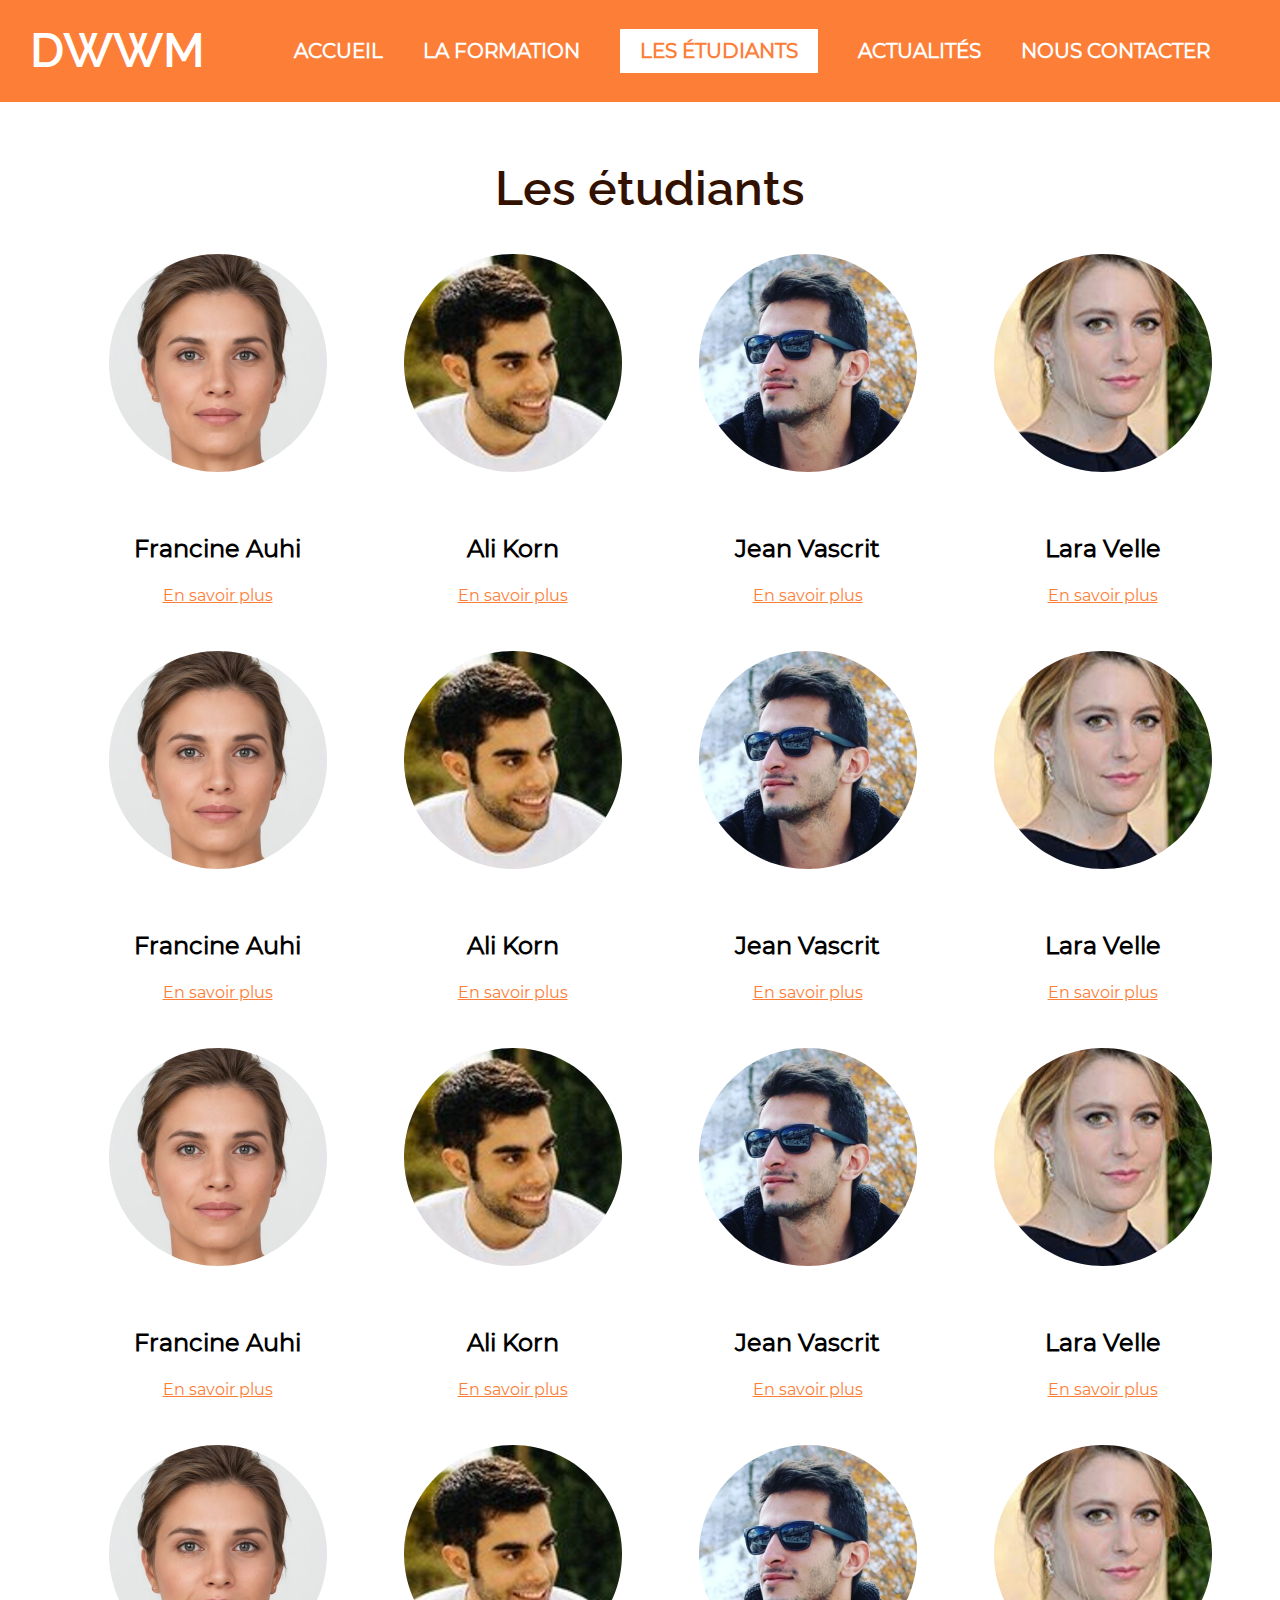
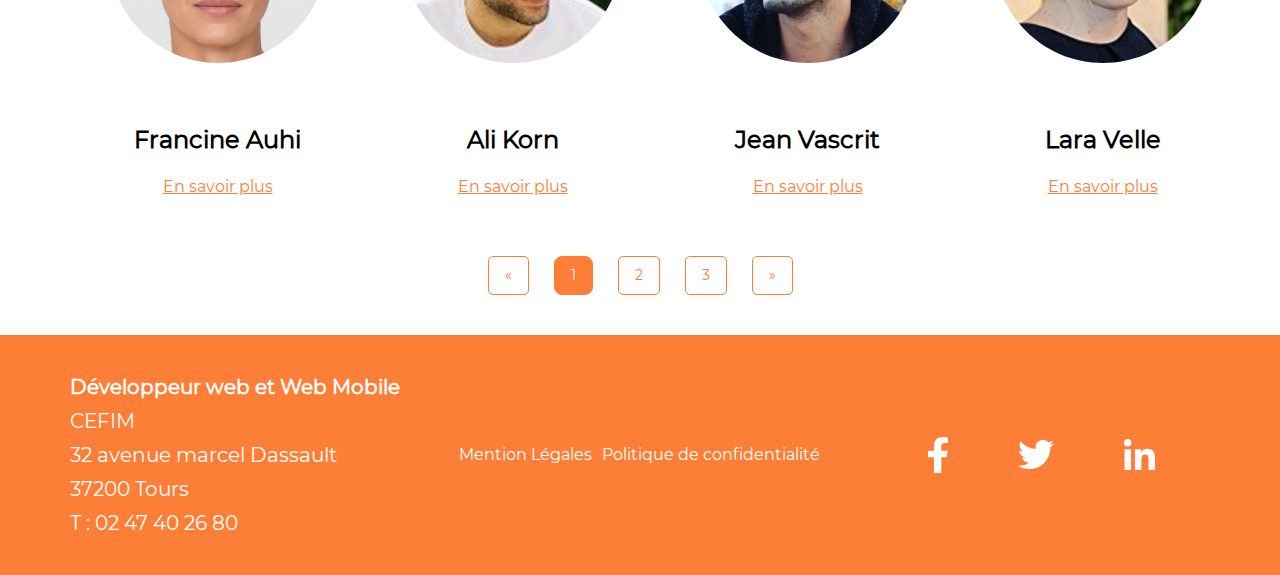
<file: HTML/les-etudiants.html>
<!DOCTYPE html>
<html lang="fr">

<head>
    <meta charset="UTF-8">
    <meta http-equiv="X-UA-Compatible" content="IE=edge">
    <meta name="viewport" content="width=device-width, initial-scale=1.0">
    <title>Les étudiants</title>
    <link rel="stylesheet" href="../css/reset.css">
    <link rel="stylesheet" href="../css/helpers.css">
    <link rel="stylesheet" href="../css/style.css">
</head>

<body>
    <header>
        <div class="container">
            <div class="box-header row full jtsb">
                <div>
                    <a href="index.html" class="title-hover"><p class="title">dwwm</p></a>
                </div>
                <nav class="row ">
                    <button class="toggle-menu" aria-expanded="false" aria-controls="menu" hidden>
                        <img src="../img/Home-1920/menu.svg" alt="Burger menu icon">
                     </button> 
                    <ul class="menu-list row  algi menu "  id="menu" hidden>
                        <li class="list-items menu-items"><a href="index.html" class="menu-link">Accueil</a></li>
                        <li class="list-items menu-items"><a href="la-formation.html" class="menu-link">La formation</a></li>
                        <li class="list-items menu-items" id="home"><a href="#" class="menu-link">Les étudiants</a></li>
                        <li class="list-items menu-items"><a href="les-actualites.html" class="menu-link">Actualités</a></li>
                        <li class="list-items menu-items"><a href="contact.html" class="menu-link">Nous contacter</a></li>
                    </ul>
                </nav>
            </div>
        </div>
    </header>
    <main>
        <div class="container">
            <h1 class="primary-shadow">Les étudiants</h1>
            <div class="student-box">
                <ul class=" grid students-profiles" >
                    <li class="students-bis algi talgi row column">
                        <a href="profile.html"><img src="../img/Home-1920/Photo-2.png" srcset="../img/Home-1920/Photo-2@2x.png 2x" alt="photo d'une étudiante"></a>
                        <p class="students-name">Francine Auhi</p>
                        <a href="profile.html">En savoir plus</a>
                    </li>
                    <li class="students-bis algi talgi row column">
                        <a href="profile.html"><img src="../img/Home-1920/Photo-3.png" srcset="../img/Home-1920/Photo-3@2x.png 2x" alt="photo d'un étudiant"></a>
                        <p class="students-name">Ali Korn</p>
                        <a href="profile.html">En savoir plus</a>
                    </li>
                    <li class="students-bis algi talgi row column">
                        <a href="profile.html"><img src="../img/Home-1920/Photo-4.png" srcset="../img/Home-1920/Photo-4@2x.png 2x" alt="photo d'un étudiant"></a>
                        <p class="students-name">Jean Vascrit</p>
                        <a href="profile.html">En savoir plus</a>
                    </li>
                    <li class="students-bis algi talgi row column">
                        <a href="profile.html"><img src="../img/Home-1920/Photo-5.png" srcset="../img/Home-1920/Photo-5@2x.png 2x" alt="photo d'une étudiante"></a> 
                        <p class="students-name">Lara Velle</p>
                        <a href="profile.html">En savoir plus</a>
                    </li>
                    <li class="students-bis algi talgi row column">
                        <a href="profile.html"><img src="../img/Home-1920/Photo-2.png" srcset="../img/Home-1920/Photo-2@2x.png 2x" alt="photo d'une étudiante"></a>
                        <p class="students-name">Francine Auhi</p>
                        <a href="profile.html">En savoir plus</a>
                    </li>
                    <li class="students-bis algi talgi row column">
                        <a href="profile.html"><img src="../img/Home-1920/Photo-3.png" srcset="../img/Home-1920/Photo-3@2x.png 2x" alt="photo d'un étudiant"></a>
                        <p class="students-name">Ali Korn</p>
                        <a href="profile.html">En savoir plus</a>
                    </li>
                    <li class="students-bis algi talgi row column">
                        <a href="profile.html"><img src="../img/Home-1920/Photo-4.png" srcset="../img/Home-1920/Photo-4@2x.png 2x" alt="photo d'un étudiant"></a>
                        <p class="students-name">Jean Vascrit</p>
                        <a href="profile.html">En savoir plus</a>
                    </li>
                    <li class="students-bis algi talgi row column">
                        <a href="profile.html"><img src="../img/Home-1920/Photo-5.png" srcset="../img/Home-1920/Photo-5@2x.png 2x" alt="photo d'une étudiante"></a> 
                        <p class="students-name">Lara Velle</p>
                        <a href="profile.html">En savoir plus</a>
                    </li>
                    <li class="students-bis algi talgi row column">
                        <a href="profile.html"><img src="../img/Home-1920/Photo-2.png" srcset="../img/Home-1920/Photo-2@2x.png 2x" alt="photo d'une étudiante"></a>
                        <p class="students-name">Francine Auhi</p>
                        <a href="profile.html">En savoir plus</a>
                    </li>
                    <li class="students-bis algi talgi row column">
                        <a href="profile.html"><img src="../img/Home-1920/Photo-3.png" srcset="../img/Home-1920/Photo-3@2x.png 2x" alt="photo d'un étudiant"></a>
                        <p class="students-name">Ali Korn</p>
                        <a href="profile.html">En savoir plus</a>
                    </li>
                    <li class="students-bis algi talgi row column">
                        <a href="profile.html"><img src="../img/Home-1920/Photo-4.png" srcset="../img/Home-1920/Photo-4@2x.png 2x" alt="photo d'un étudiant"></a>
                        <p class="students-name">Jean Vascrit</p>
                        <a href="profile.html">En savoir plus</a>
                    </li>
                    <li class="students-bis algi talgi row column">
                        <a href="profile.html"><img src="../img/Home-1920/Photo-5.png" srcset="../img/Home-1920/Photo-5@2x.png 2x" alt="photo d'une étudiante"></a> 
                        <p class="students-name">Lara Velle</p>
                        <a href="profile.html">En savoir plus</a>
                    </li>
                    <li class="students-bis algi talgi row column">
                        <a href="profile.html"><img src="../img/Home-1920/Photo-2.png" srcset="../img/Home-1920/Photo-2@2x.png 2x" alt="photo d'une étudiante"></a>
                        <p class="students-name">Francine Auhi</p>
                        <a href="profile.html">En savoir plus</a>
                    </li>
                    <li class="students-bis algi talgi row column">
                        <a href="profile.html"><img src="../img/Home-1920/Photo-3.png" srcset="../img/Home-1920/Photo-3@2x.png 2x" alt="photo d'un étudiant"></a>
                        <p class="students-name">Ali Korn</p>
                        <a href="profile.html">En savoir plus</a>
                    </li>
                    <li class="students-bis algi talgi row column">
                        <a href="profile.html"><img src="../img/Home-1920/Photo-4.png" srcset="../img/Home-1920/Photo-4@2x.png 2x" alt="photo d'un étudiant"></a>
                        <p class="students-name">Jean Vascrit</p>
                        <a href="profile.html">En savoir plus</a>
                    </li>
                    <li class="students-bis algi talgi row column">
                        <a href="profile.html"><img src="../img/Home-1920/Photo-5.png" srcset="../img/Home-1920/Photo-5@2x.png 2x" alt="photo d'une étudiante"></a> 
                        <p class="students-name">Lara Velle</p>
                        <a href="profile.html">En savoir plus</a>
                    </li>  
                </ul>
            </div>
            <div class="pagination row jtcn">
                <a href="#">&laquo;</a>
                <a  class="active" href="#">1</a>
                <a href="#">2</a>
                <a href="#">3</a>
                <a href="#">&raquo;</a>
              </div> 
        </div>

    </main>
    <footer>
        <div class="container">
            <div class="grid grids-footer">
                <ul class="footer-list row column " >
                    <li class="footer-list-items">
                        <p class="bold">Développeur web et Web Mobile</p>
                    </li>
                    <li class="footer-list-items">
                        <p>CEFIM</p>
                    </li>
                    <li class="footer-list-items">
                        <p>32 avenue marcel Dassault</p>
                    </li>
                    <li class="footer-list-items">
                        <p>37200 Tours</p>
                    </li>
                    <li class="footer-list-items">
                        <a href="tel:+33247402680" id="tel"><p> T : 02 47 40 26 80</p></a>
                    </li>
                </ul>
                <div class="legal-rights row algi talgi">
                    <div class="legal-space row algi talgi">
                        <a href="confidential.html"><p>Mention Légales</p></a>
                        <a href="confidential.html"><p id="space">Politique de confidentialité</p></a>
                    </div>
                </div>
                <ul class="social-media row algi" >
                    <li>
                        <a href="#"><img src="../img/Home-1920/Icon-awesome-facebook-f.svg" alt="icone de facebook"></a>
                    </li>
                    <li>
                        <a href="#"><img src="../img/Home-1920/Icon-awesome-twitter.svg" alt="icone de twitter"></a>
                    </li>
                    <li>
                        <a href="#"><img src="../img/Home-1920/Icon-awesome-linkedin-in.svg" alt="icone de linkedin"></a>
                    </li>
                </ul>
            </div>
        </div>
    </footer>

    <script src="../js/burger-menu.js"></script>

</body>
</html>
</file>
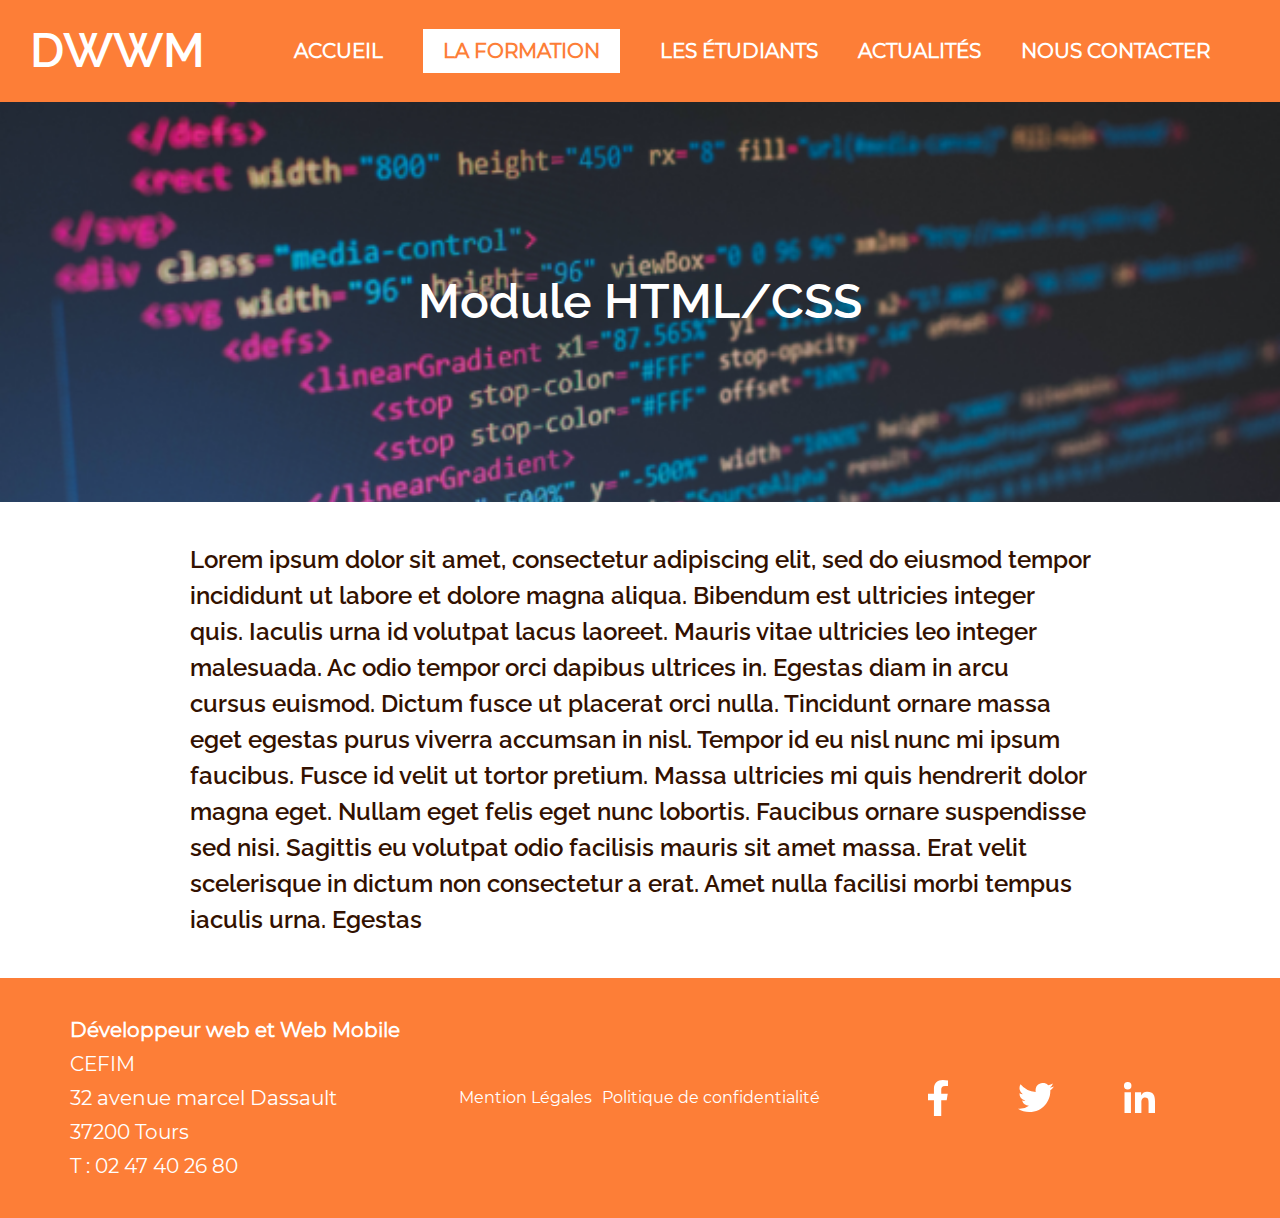
<file: HTML/modules.html>
<!DOCTYPE html>
<html lang="fr">

<head>
    <meta charset="UTF-8">
    <meta http-equiv="X-UA-Compatible" content="IE=edge">
    <meta name="viewport" content="width=device-width, initial-scale=1.0">
    <title>La Formation</title>
    <link rel="stylesheet" href="../css/reset.css">
    <link rel="stylesheet" href="../css/helpers.css">
    <link rel="stylesheet" href="../css/style.css">
</head>

<body>
    <header>
        <div class="container">
            <div class="box-header row full jtsb">
                <div>
                    <a href="index.html" class="title-hover"><p class="title">dwwm</p></a>
                </div>
                <nav class="row ">
                    <button class="toggle-menu" aria-expanded="false" aria-controls="menu" hidden>
                        <img src="../img/Home-1920/menu.svg" alt="Burger menu icon">
                     </button> 
                    <ul class="menu-list row  algi menu "  id="menu" hidden>
                        <li class="list-items menu-items"><a href="index.html" class="menu-link">Accueil</a></li>
                        <li class="list-items menu-items" id="home"><a href="la-formation.html" class="menu-link">La formation</a></li>
                        <li class="list-items menu-items"><a href="les-etudiants.html" class="menu-link">Les étudiants</a></li>
                        <li class="list-items menu-items"><a href="les-actualites.html" class="menu-link">Actualités</a></li>
                        <li class="list-items menu-items"><a href="contact.html" class="menu-link">Nous contacter</a></li>
                    </ul>
                </nav>
            </div>
        </div>
    </header>
    <main>
        <div class="hero-module row jtcn algi talgi">
            <p class="title-module algi">Module HTML/CSS</p>
        </div>  
        <div class="container-narrow">
            <div class="text-box">
                <p class="text-page-bis">Lorem ipsum dolor sit amet, consectetur adipiscing elit, sed do eiusmod tempor incididunt ut labore et dolore magna aliqua. Bibendum est ultricies integer quis. Iaculis urna id volutpat lacus laoreet. Mauris vitae ultricies leo integer malesuada. Ac odio tempor orci dapibus ultrices in. Egestas diam in arcu cursus euismod. Dictum fusce ut placerat orci nulla. Tincidunt ornare massa eget egestas purus viverra accumsan in nisl. Tempor id eu nisl nunc mi ipsum faucibus. Fusce id velit ut tortor pretium. Massa ultricies mi quis hendrerit dolor magna eget. Nullam eget felis eget nunc lobortis. Faucibus ornare suspendisse sed nisi. Sagittis eu volutpat odio facilisis mauris sit amet massa. Erat velit scelerisque in dictum non consectetur a erat. Amet nulla facilisi morbi tempus iaculis urna. Egestas</p>
            </div>
        </div>
    </main>
    <footer>
        <div class="container">
            <div class="grid grids-footer">
                <ul class="footer-list row column " >
                    <li class="footer-list-items">
                        <p class="bold">Développeur web et Web Mobile</p>
                    </li>
                    <li class="footer-list-items">
                        <p>CEFIM</p>
                    </li>
                    <li class="footer-list-items">
                        <p>32 avenue marcel Dassault</p>
                    </li>
                    <li class="footer-list-items">
                        <p>37200 Tours</p>
                    </li>
                    <li class="footer-list-items">
                        <a href="tel:+33247402680" id="tel"><p> T : 02 47 40 26 80</p></a>
                    </li>
                </ul>
                <div class="legal-rights row algi talgi">
                    <div class="legal-space row algi talgi">
                        <a href="confidential.html"><p>Mention Légales</p></a>
                        <a href="confidential.html"><p id="space">Politique de confidentialité</p></a>
                    </div>
                </div>
                <ul class="social-media row algi" >
                    <li>
                        <a href="#"><img src="../img/Home-1920/Icon-awesome-facebook-f.svg" alt="icone de facebook"></a>
                    </li>
                    <li>
                        <a href="#"><img src="../img/Home-1920/Icon-awesome-twitter.svg" alt="icone de twitter"></a>
                    </li>
                    <li>
                        <a href="#"><img src="../img/Home-1920/Icon-awesome-linkedin-in.svg" alt="icone de linkedin"></a>
                    </li>
                </ul>
            </div>
        </div>
    </footer>

    <script src="../js/burger-menu.js"></script>
</body>
</html>
</file>
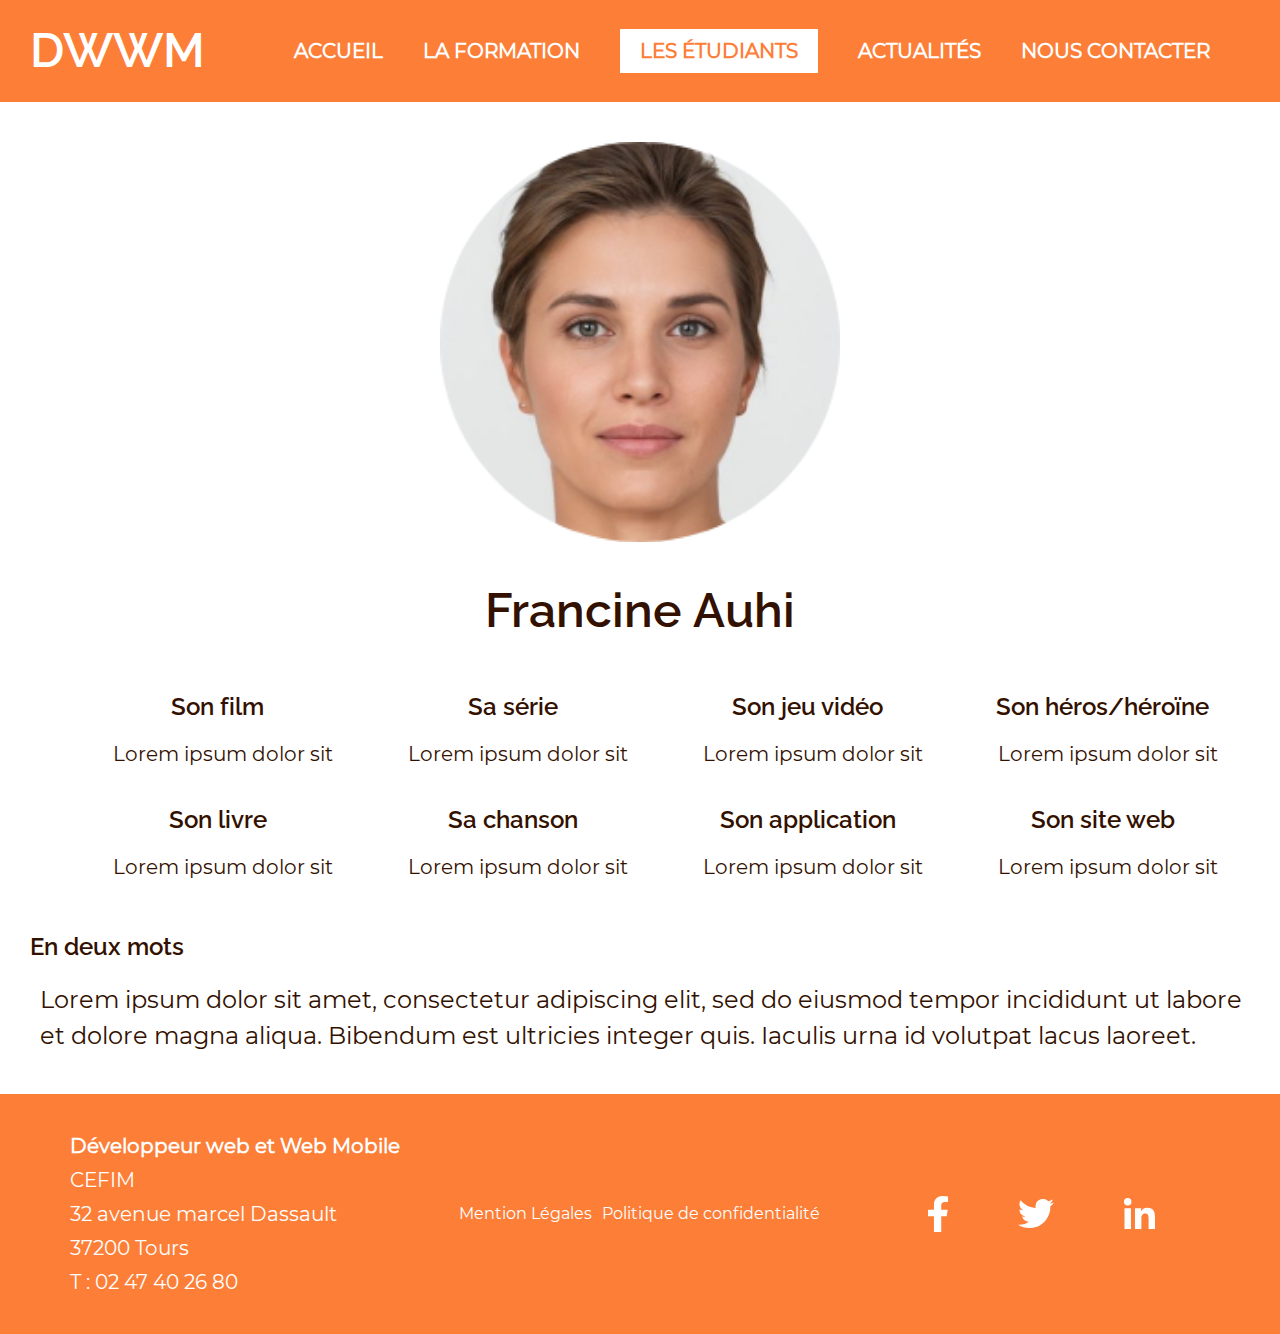
<file: HTML/profile.html>
<!DOCTYPE html>
<html lang="fr">

<head>
    <meta charset="UTF-8">
    <meta http-equiv="X-UA-Compatible" content="IE=edge">
    <meta name="viewport" content="width=device-width, initial-scale=1.0">
    <title>Les étudiants</title>
    <link rel="stylesheet" href="../css/reset.css">
    <link rel="stylesheet" href="../css/helpers.css">
    <link rel="stylesheet" href="../css/style.css">
</head>

<body>
    <header>
        <div class="container">
            <div class="box-header row full jtsb">
                <div>
                    <a href="index.html" class="title-hover"><p class="title">dwwm</p></a>
                </div>
                <nav class="row ">
                    <button class="toggle-menu" aria-expanded="false" aria-controls="menu" hidden>
                        <img src="../img/Home-1920/menu.svg" alt="Burger menu icon">
                     </button> 
                    <ul class="menu-list row  algi menu "  id="menu" hidden>
                        <li class="list-items menu-items"><a href="index.html" class="menu-link">Accueil</a></li>
                        <li class="list-items menu-items"><a href="la-formation.html" class="menu-link">La formation</a></li>
                        <li class="list-items menu-items" id="home"><a href="les-etudiants.html" class="menu-link">Les étudiants</a></li>
                        <li class="list-items menu-items"><a href="les-actualites.html" class="menu-link">Actualités</a></li>
                        <li class="list-items menu-items"><a href="contact.html" class="menu-link">Nous contacter</a></li>
                    </ul>
                </nav>
            </div>
        </div>
    </header>
    <main>
        <div class="container">
            <div class="row column algi talgi">
                <img src="../img/Home-1920/Photo-2.png" class="profile-picture full" alt="photo d'une éléve">
                <p class="primary-shadow">Francine Auhi</p>
            </div>
            <ul class="grid description-list" >
                <li class="description-items">
                    <p class="label-description">Son film</p>
                    <p class="description-text">Lorem ipsum dolor sit</p>
                </li>
                <li class="description-items">
                    <p class="label-description">Sa série</p>
                    <p class="description-text">Lorem ipsum dolor sit</p>
                </li>
                <li class="description-items">
                    <p class="label-description">Son jeu vidéo</p>
                    <p class="description-text">Lorem ipsum dolor sit</p>
                </li>
                <li class="description-items">
                    <p class="label-description">Son héros/héroïne</p>
                    <p class="description-text">Lorem ipsum dolor sit</p>
                </li>
                <li class="description-items">
                    <p class="label-description">Son livre</p>
                    <p class="description-text">Lorem ipsum dolor sit</p>
                </li>
                <li class="description-items">
                    <p class="label-description">Sa chanson</p>
                    <p class="description-text">Lorem ipsum dolor sit</p>
                </li>
                <li class="description-items">
                    <p class="label-description">Son application</p>
                    <p class="description-text">Lorem ipsum dolor sit</p>
                </li>
                <li class="description-items">
                    <p class="label-description">Son site web</p>
                    <p class="description-text">Lorem ipsum dolor sit</p>
                </li>
            </ul>
            <div>
                <p class="label-description">En deux mots</p>
                <p class="description-text description-text-bis">Lorem ipsum dolor sit amet, consectetur adipiscing elit, sed do eiusmod tempor incididunt ut labore et dolore magna aliqua. Bibendum est ultricies integer quis. Iaculis urna id volutpat lacus laoreet.</p>
            </div>
        </div>
    </main>
    <footer>
        <div class="container">
            <div class="grid grids-footer">
                <ul class="footer-list row column " >
                    <li class="footer-list-items">
                        <p class="bold">Développeur web et Web Mobile</p>
                    </li>
                    <li class="footer-list-items">
                        <p>CEFIM</p>
                    </li>
                    <li class="footer-list-items">
                        <p>32 avenue marcel Dassault</p>
                    </li>
                    <li class="footer-list-items">
                        <p>37200 Tours</p>
                    </li>
                    <li class="footer-list-items">
                        <a href="tel:+33247402680" id="tel"><p> T : 02 47 40 26 80</p></a>
                    </li>
                </ul>
                <div class="legal-rights row algi talgi">
                    <div class="legal-space row algi talgi">
                        <a href="confidential.html"><p>Mention Légales</p></a>
                        <a href="confidential.html"><p id="space">Politique de confidentialité</p></a>
                    </div>
                </div>
                <ul class="social-media row algi" >
                    <li>
                        <a href="#"><img src="../img/Home-1920/Icon-awesome-facebook-f.svg" alt="icone de facebook"></a>
                    </li>
                    <li>
                        <a href="#"><img src="../img/Home-1920/Icon-awesome-twitter.svg" alt="icone de twitter"></a>
                    </li>
                    <li>
                        <a href="#"><img src="../img/Home-1920/Icon-awesome-linkedin-in.svg" alt="icone de linkedin"></a>
                    </li>
                </ul>
            </div>
        </div>
    </footer>

    <script src="../js/burger-menu.js"></script>

</body>
</html>
</file>
<file: css/helpers.css>
/* Débuggueur CSS  */
/* * {
  /* outline: 1px solid red; */
/* } */

html {
    font-size: .625em; /* fallback IE8+ */
    font-size: calc(1em * .625); /* IE9-IE11 math fixing. See http://bit.ly/1g4X0bX */
}

/* Remove focus for mouse users */
:focus:not(:focus-visible) {
  outline: none;
}

/* Set core body defaults */
body {
  font-size: 1.6rem;
}

/* Set text selection */
::-moz-selection {
  color: #000;
  background-color: #FD7E37;
}

::selection {
  color: #000;
  background-color: #FD7E37;
}

/* Remove default padding */
[role="list"] {
  margin: 0;
  padding: 0;
}

/* Set cursor pointer */
label[for],
button,
input[type="submit"],
select {
  cursor: pointer;
}

/* Remove font style on address */
address {
  font-style: normal;
}

/* Text meant only for screen readers. */
.screen-reader-text {
  clip: rect(1px, 1px, 1px, 1px);
  height: 1px;
  overflow: hidden;
  width: 1px;
  position: absolute;
  white-space: nowrap;
}

/* Image replacement technique 2012 H5BP  - https://css-tricks.com/the-image-replacement-museum/ */
.ir {
  font: 0/0 a;
  color: transparent;
  border: 0;
  text-shadow: none;
}


/* Print external URLs */
@media print {
  a {
    text-decoration: underline;
  }

  a[href]:not([href^='#'])::after {
    content: '('attr(href)')';
  }
}
</file>
<file: css/style.css>
/* Typographie */
/* Montserrat Regular */
@font-face {
    font-family: 'Montserrat';
    src: url(../fonts/Montserrat/Montserrat-Regular.ttf);
    font-style: normal;
}

/* Monserrat Medium */
@font-face {
    font-family: 'Monserrat';
    src: url(../fonts/Montserrat/Montserrat-Medium.ttf);
}

/*Monserrat SemiBold */
@font-face {
    font-family: 'Monserrat';
    src: url(../fonts/Montserrat/Montserrat-SemiBold.ttf);
}
/* Raleway Bold */
@font-face {
    font-family: 'Raleway';
    src: url(../fonts/Raleway/static/Raleway-Bold.ttf);
}
@font-face {
    font-family: 'Raleway';
    src: url(../fonts/Raleway/static/Raleway-SemiBold.ttf);
}
/* Custom Properties */
:root {
    --primary: #FD7E37;
    --primary-shadow: #331100;
    --primary-light: #663014;
    --grey-darker: #707070;
    --grey: rgba(0, 0, 0, 0.502);
    --grey-light: #00000029;
    --white: #FFFFFF;
}

body {
    font-family: 'Montserrat', sans-serif;
    font-size: 1.6rem;
    line-height: 1.5;
    color: #000;
    background-color: #fff;
}
a {
    text-decoration: none;
    color: var(--white);
}
p {
    font-size: 2rem;
    line-height: 1.2;
}
h1 {
    font-family: 'Raleway', sans-serif;
    font-weight: bold;
    line-height: 1.1;
    color: var(--white);
    font-size: 7.2rem;
    text-shadow: 2px 2px 6px #00000080;
    padding-left: 2rem;
    padding-top: 2rem;
}
h2 {
    text-align: center;
    font-size: 4.8rem;
    font-family: 'Raleway', sans-serif;
    padding-top: 4rem;
    margin-bottom: 4rem;
    color: var(--primary-shadow);
}
a:focus,
button:focus {
    background-color: var(--primary-light);
    color: yellow;
}
.primary-shadow {
    color: var(--primary-shadow); /* Pour appliqué des properties sur les h1 des autres pages sans avoir a refaire une classe entiere pour chacun*/
    text-align: center;
    font-size: 4.8rem;
    font-family: 'Raleway', sans-serif;
    margin-top: 4rem;   
    margin-bottom: 4rem;
    color: var(--primary-shadow);
    text-shadow: none;
}

/* Atomic CSS */
.row {
    display: flex;
}
.column {
    flex-direction: column;
}
.talgi {
    text-align: center;  
}
.jtcn {
    justify-content: center;
}
.algi {
    align-items: center;
}
.grid {
    display: grid; 
}
.full {
    width: 100%;
}
.jtsb {
    justify-content: space-between;
}

/* Layout */

.container {
    width: 100%;
    max-width: 172rem;
    margin-left: auto;
    margin-right: auto;
    padding-left: 2rem;
    padding-right: 2rem;
}
.container-narrow {
    width: 100%;
    max-width: 90rem;
    margin-left: auto;
    margin-right: auto;

}

/* responsive */

@media screen and (min-width: 20em) {
    .container {
    max-width: 39em;
    }
    .footer-list {
        text-align: center;
    }
    h1 {
        font-size: 2.8rem;
    }
    h2 {
        font-size: 2.4rem;
    }
    .cta {
        font-size: 1.4rem !important;
    }
    .cards-link {
        font-size: 1.4rem !important;
    }
    .list-items a {
        font-size: 1.4rem;
    }
    #title, .title {
        font-size: 2.2rem !important;
    }
    .description-list {
        grid-template-columns: repeat(1, 1fr);
        text-align: center;
    }
    .inputs, form {
        flex-direction: column;
        justify-content: center;
        align-items: center;
    }   
}
@media screen and (min-width: 36em) {
    .container {
        max-width: 57.6rem;
    }
    .description-list {
        grid-template-columns: repeat(2, 1fr);
    }
 
    .primary-shadow {
        font-size: 3rem;
    }
    .text {
        font-size: 1.6rem;
    }
}
@media screen and (min-width: 48em) {
    .container {
        max-width: 76.8rem;
    }
    .cards, .modules-grids {
        grid-template-columns: repeat(1, 1fr);
    }
    .students-profiles {
        grid-template-columns: repeat(2 , 1fr);
    }
    .grids-footer {
        grid-template-columns: repeat(1, 1fr);
    }
    h1 {
        font-size: 7.8rem;
    }
    h2 {
        font-size: 4.8rem;
    }
    .cards-link {
        font-size: 2.4rem !important;
    }
    .cta {
        font-size: 4rem !important;
    }
    #title, .title {
        font-size: 4.8rem !important;
    }
    .description-list {
        grid-template-columns: repeat(4, 1fr);
    }
    .inputs, form {
        flex-direction: row;
        justify-content: stretch;
        align-items: stretch;
    }
    .primary-shadow {
        font-size: 4.8rem;
    }
    .text  {
        font-size: 2rem;
    }
}
@media screen and (min-width: 62em) {
    .container {
        max-width: 99.2rem;
        font-size: 1.4rem;
    }
    .cards, .modules-grids{
        grid-template-columns: repeat(2, 1fr);
    }
    .cards article:nth-child(3) {
        grid-column: 1/3;
    }
    .students-profiles {
        grid-template-columns: repeat(4 , 1fr);
    }
    .grids-footer {
        grid-template-columns: repeat(3, 1fr);
    }
    .footer-list {
        text-align: start;
    }
    .list-items a {
        font-size: 1.2rem;
    }
    
}
@media screen and (min-width: 75em) {
    .container {
        max-width: 126rem;
    }
    .list-items {
        font-size: 1.4rem;
    }
    .cards {
        grid-template-columns: repeat(3, 1fr);
    }
    .cards article:nth-child(3) {
        grid-column: 3/3;
    }
    .list-items a {
        font-size: 2rem;
    }
}
@media screen and  (min-width: 99.2em) {
    .container {
        max-width: 142rem;
    }
    .list-items {
        font-size: 2rem;
    }
}
@media screen and  (min-width: 120em) {   /* Je met ce breakpoints pour les grands écran ayant moi même un 32" 2560x1440*/
    .container {
        max-width: 160rem;
    }
    .list-items {
        font-size: 2rem;
    }
}
@media screen and  (min-width: 140em) {   /* Je met ce breakpoints pour les grands écran ayant moi même un 32" 2560x1440*/
    .container {
        max-width: 172rem;
    }
    .list-items {
        font-size: 2rem;
    }
}


 /* header */

 header {
    background-color: var(--primary);
    color: var(--white);
 }
.title,
.list-items {
    text-transform: uppercase;
}
.title {
    font-size: 4.8rem;
    padding-top: 2.2rem;
    padding-bottom: 2.2rem;
    font-family: 'Raleway', sans-serif;
}
.list-items {
    padding-right: 4rem;
    font-family: 'Montserrat', sans-serif;
    font-weight: 600;
    font-style: normal;
    line-height: 1.2;
}
#home > a {
    color: var(--primary);
    background-color: var(--white);
    padding: 1rem 2rem; 
}


/* Nav burger */
.toggle-menu {
    background-image: url(../img/Home-1920/menu.svg);
    background-repeat: no-repeat;
    background-position: center;
    background-size: contain;
    padding: 2rem 3rem;
    color: #FFF;
    background-color: rgba(11, 11, 11, 0.2);
    border: 0;
    border-radius: 2rem;
    transition: .3s;
    margin-top: 1rem;
    margin-bottom: 1rem;
}
.toggle-menu img {
    display: block;
    max-width: 3.2em;
    max-height: 2rem;
}

.toggle-menu:hover,
.toggle-menu:focus {
    background-color: var(--primary-light);
}

.menu {
	position: absolute;
	z-index: 30;
	left: 0;
	right: 0;
	background-color: var(--primary);
}
.menu[hidden] {
	display: flex;
	visibility: hidden;
    transform: translateX(-100%);
    transition: transform .5s ease-out, visibility .001s .5s;
}

.menu:not([hidden]) {
    top: 9%;
	transform: translateX(0);
	transition: visibility .001s, transform .5s .001s ease-in;
    
}
.menu-link {
    display: block;
    color: #fff;
    text-decoration: none;
    transition: .3s;
}

.menu-link:hover,
.menu-link:focus {
    background-color: rgba(0,0,0,.25);
    padding: 1rem;
} 
@media screen and (min-width: 20em) { /* Indiquer les mesures en em avec une base de 16px - Ex : 576/16 = 36em*/
    .toggle-menu {
        display: inline;
     }
    .menu,
    .menu[hidden] {
        display: flex;
        flex-direction: column;
        align-items: flex-start;
    }
    .menu:not([hidden]) > .list-items {
        margin-left: 1rem;
        margin-bottom: 2rem;
    }
}
@media screen and (min-width: 32em) { /* Indiquer les mesures en em avec une base de 16px - Ex : 576/16 = 36em*/
    .toggle-menu {
        display: inline;
     }
    .menu,
    .menu[hidden] {
        display: flex;
        flex-direction: column;
        align-items: flex-start;
    }
    .menu:not([hidden]) > .list-items {
        margin-left: 1rem;
        margin-bottom: 3rem;
    }
}
@media screen and (min-width: 62em) { /* Indiquer les mesures en em avec une base de 16px - Ex : 576/16 = 36em*/
    .toggle-menu {
        display: none;
    }
    .menu,
    .menu[hidden] {
        visibility: visible;
        position: static;
        display: flex;
        transform: translateX(0);
        flex-direction: row;
        align-items: center;
    }
    .menu:not([hidden]) > .list-items {
        margin-left: 0;
        margin-bottom: 0;
    }
}
/* @media screen and (min-width: 62em) {
    .
} */
 /* Hero */
 .hero {
    background: url(../img/Home-1920/Photo-arriere-plan-result.jpg);
    background-size: cover;
    background-repeat: no-repeat;
    background-position: center;
    min-width: 100%;
    min-height: 72rem;
 }
 section > .container {
    justify-content: flex-end;
    align-content: center;
 }
 .hook {
     margin-top: 24rem;
     justify-content: flex-end;
     background-color: var(--grey);
     align-items: flex-end;
     max-width: 96rem;
 }
 .hook > p {
     font-size: 7.2rem; 

 }
.hero  a {
    margin-top: 3rem;
    margin-bottom: 3rem;
    background-color: var(--primary);
    padding: 2rem 3rem;
    font-size: 4rem;
}
 /* main */
main {
    background-color: var(--white);
}
.cards {
     gap: 3rem;
     margin-bottom: 4rem;
 }
.cards-content {
    max-width: 100%;
    box-shadow:  .1rem .1rem 3.5rem var(--grey-light);
}
.cards-content-img {
    width: 100%;
}
.cards-title {
    margin-top: 4rem;
    color: var(--primary-shadow);
    font-size: 2.4rem;
    line-height: 1.5;
    font-weight: normal;
    font-family: 'Raleway',sans-serif;
}
.cards-text {
    margin-bottom: 2.4rem;
}
.cards-text, .cards-baseline {
    color: var(--primary-shadow);
    font-family: 'Montserrat', sans-serif;
    font-weight: normal;
    line-height: 1.5;
    padding-top: 1.6rem;
}
.cards-baseline > img {
    padding-right: .5rem;
}
.cards-link {
    background-color: var(--primary);
    justify-content: center;
    padding: .6rem;
    font-size: 2.4rem;
    font-family: 'Montserrat', sans-serif;
    font-weight: bold;
    border-radius: .0rem .0rem .4rem .4rem;

}
.cards-link > img {
    padding-left: 1rem; 
}
article >
p,
article >
a,
article > h3 {
    padding-left: 1.5rem;
    padding-right: 1.5rem;
}
/* section students */

.students-section {
    background-color: var(--primary);
    color: var(--white);
}
.students-section h2 {
    padding-top: 4rem;
    color: var(--white);
}
.students {
    text-align: center;
    align-items: center
}
.students img {
    max-width: 22rem;
    margin-bottom: 2rem;
}
.students-name {
    font-size: 2.4rem;
    margin-bottom: 2rem;
}
.students > a {
    font-size: 1.6rem;
    font-weight: normal;
    font-family: 'Montserrat', sans-serif;
    text-decoration: underline;
    margin-bottom: 4.3rem;
}
/* section modules */

.modules-grids {
    gap: 2rem;
}
.modules-cards {
    margin-bottom: 4rem;
    box-shadow:  .1rem .1rem 3.5rem var(--grey-light);
    border-radius: 4px 4px 0px 0px;
}
.modules-cards > img {
    width: 100%;
}
.modules-cards > .cards-text {
    margin-top: 4rem;
    margin-bottom: 4rem;
}

/* footer */
footer {
    background-color: var(--primary);
    color: white;
}
.grids-footer {
    gap: 3rem;
}
.footer-list{
    margin-top: 4rem;
    margin-bottom: 4rem;
}
.footer-list-items > p  {
    margin-bottom: 1rem;
    font-family: 'Montserrat', sans-serif;
    font-weight: normal;
}
.legal-space > a > p {  
    font-size: 1.6rem;
}
.legal-space {
    margin-left: auto;
    margin-right: auto;
}
#space {
    margin-left: 1rem;
}
.social-media {
    margin-left: auto;
    margin-right: auto;    
}
.social-media li {
    margin-right: 7rem;
}
.footer-list-items > .bold {
    font-weight: bold;
}





/*Page La formation*/

.text-page-bis {
    font-size: 2.4rem;
    font-family: 'Raleway', sans-serif;
    line-height: 1.5;
    margin-bottom: 4rem;
    font-style: normal;
    font-weight: 100;
    color: var(--primary-shadow);
}


/* Page Les étudiants */
.students-bis > p {
    margin-top: 2rem;
    font-weight: 600;
}
.students-bis > a {
    color: var(--primary);
    font-size: 1.6rem;
    font-weight: normal;
    font-family: 'Montserrat', sans-serif;
    text-decoration: underline;
    margin-bottom: 4.3rem;
}



/* page contactez-nous */
.inputs {
    margin-bottom: 5rem;
}
input {
    margin-top: 1rem;
    margin-right: 1rem;
    border-top: 0;
    border-left: 0;
    border-right: 0;
    width: 27em;

}
textarea {
    border-top: 0;
    border-left: 0;
    border-right: 0;
    resize: none;
}
form {
    margin-top: 14rem;
}
::placeholder {
    font-style: italic;
}
.submit-btn {
    margin-top: 1rem;
    justify-content: flex-end;
    margin-bottom: 4rem;
}
.submit-btn > button {
    background-color: var(--primary);
    border: 0;
    border-radius: .4rem;
    color: var(--white);
    padding: 1rem 2rem;
    font-family: 'Montserrat', sans-serif;
    font-size: 2.4rem;
    font-weight: bold;
}
.submit-btn img {
    margin-left: 2rem;
}

/* hover global */

a:hover,
a > p:hover,
button:hover {
    background-color: var(--primary-light);
    transition: .3s;
    color: var(--white);
}
.students-bis > a:hover,
.students > a:hover {
     background-color: transparent;
     color: var(--primary-shadow);
}
.students-bis img:hover,
.students img:hover {
    opacity: .6;
    transition: .3s;
}
.title-hover:hover,
.title-hover > p:hover {
    background-color: transparent;
    color: var(--primary-light);
}
#home:hover {
    opacity: .8;
    transition: .3s;
}
.social-media > a:hover {
    background-color: transparent;
    color: var(--primary-light);
}
#tel:hover {
    opacity: .8;
    transition: .3s;
}

/* confidential page*/
.text {
    line-height: 1.5;
    margin-bottom: 4rem;
    color: var(--primary-shadow);
}



/* profile page*/


.profile-picture {
    margin-top: 4rem;
    max-width: 40rem;
    max-height: auto;
}
.label-description {
    font-size: 2.4rem;
    font-family: 'Raleway', sans-serif;
    font-style: normal;
    color: var(--primary-shadow);
    margin-bottom: 2rem;
}
.description-text {
    font-size: 2rem;
    font-family: 'Montserrat', sans-serif;
    font-style: normal;
    color: var(--primary-shadow);
    padding-left: 1rem;
    margin-bottom: 4rem;
}
.description-text-bis {
    font-size: 2.4rem;
    line-height: 1.5;  
}

/* article page */

.article {
    margin-top: 4rem;
    margin-bottom: 4rem;
}
.baseline {
    font-size: 1.6rem;
    margin-bottom: 4rem;
}
.article-info > p {
    margin-left: 6rem;
    margin-right: 6rem;   
}

/* modules page */

.hero-module {
    background-image: url(../img/Home-1920/Photo.png);
    background-position: center;
    background-size: cover;
    background-repeat: no-repeat;
    width: 100%;
    height: 40rem;
}
.title-module {
    text-align: center;
    font-size: 4.8rem;
    font-family: 'Raleway', sans-serif;
    padding-top: 4rem;
    margin-bottom: 4rem;
    color: var(--white);
}
.text-box {
    margin-top: 4rem;   
}

/*Pagination */

.pagination a {
    color: var(--primary);
    padding: .8rem 1.6rem;
    text-decoration: none;
    transition: background-color .3s;
    margin-bottom: 4rem;
    border: .1rem solid #FD7E37;
    border-radius: .5rem;
}
.pagination a:nth-last-child(2n) {
    margin-left: 2.5rem;
    margin-right: 2.5rem;
}
.pagination a.active {
    background-color: var(--primary);
    color: white;
    border-radius: .8rem;
}
.pagination a:hover:not(.active),
.pagination a:focus:not(.active) {
    background-color: var(--primary);
    color: var(--white);
}
</file>
